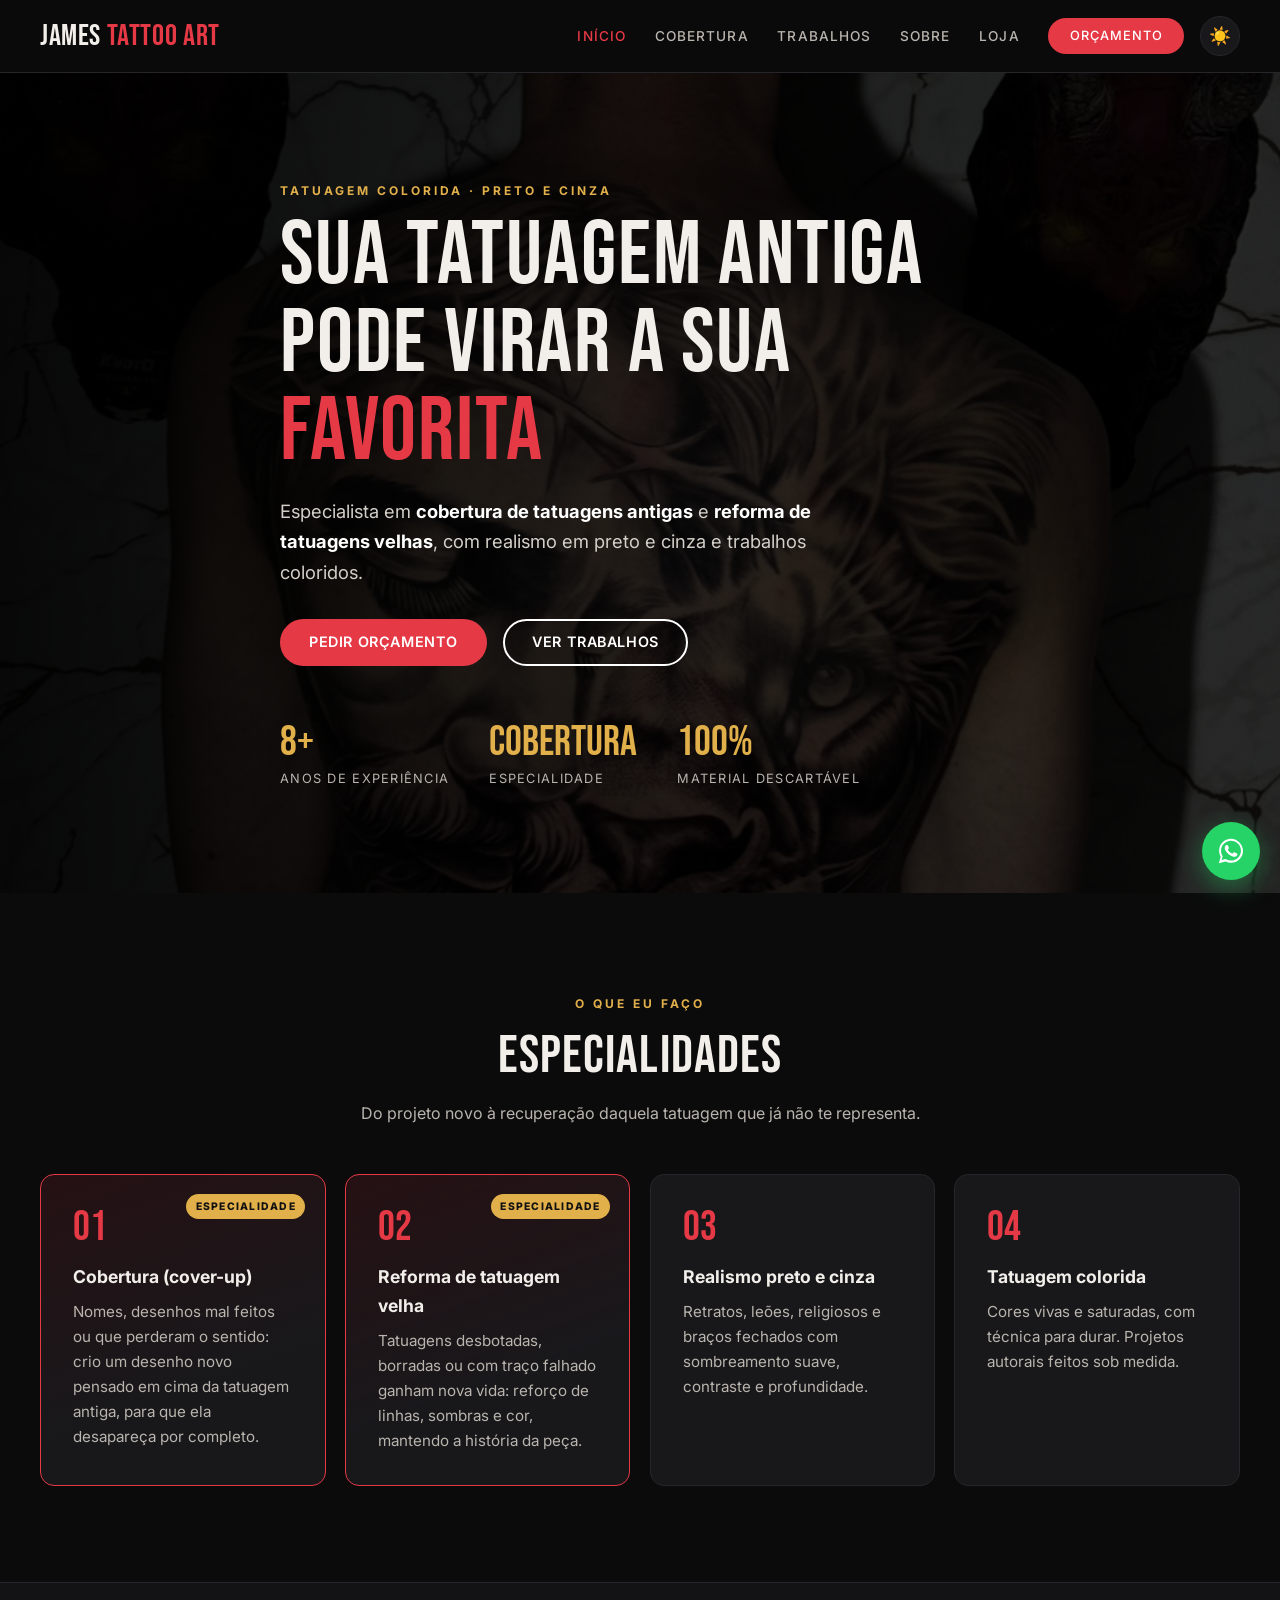
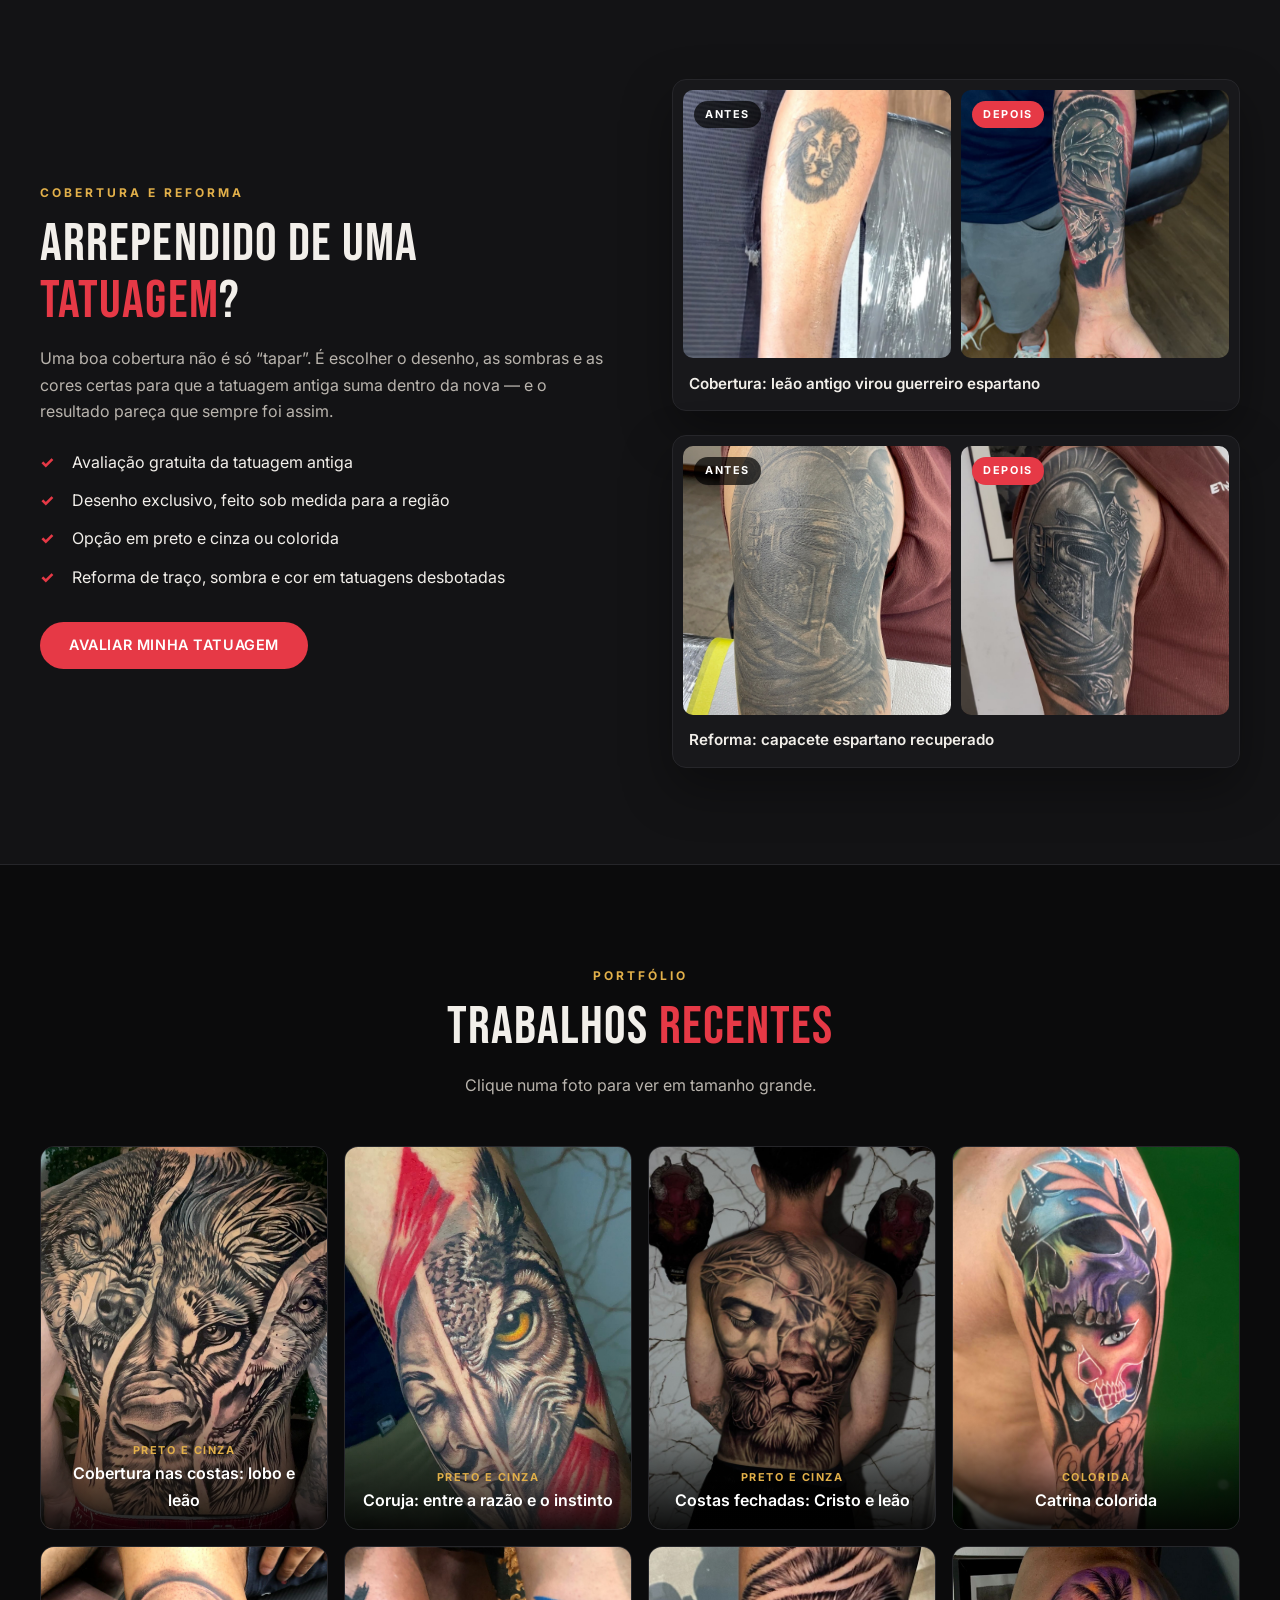
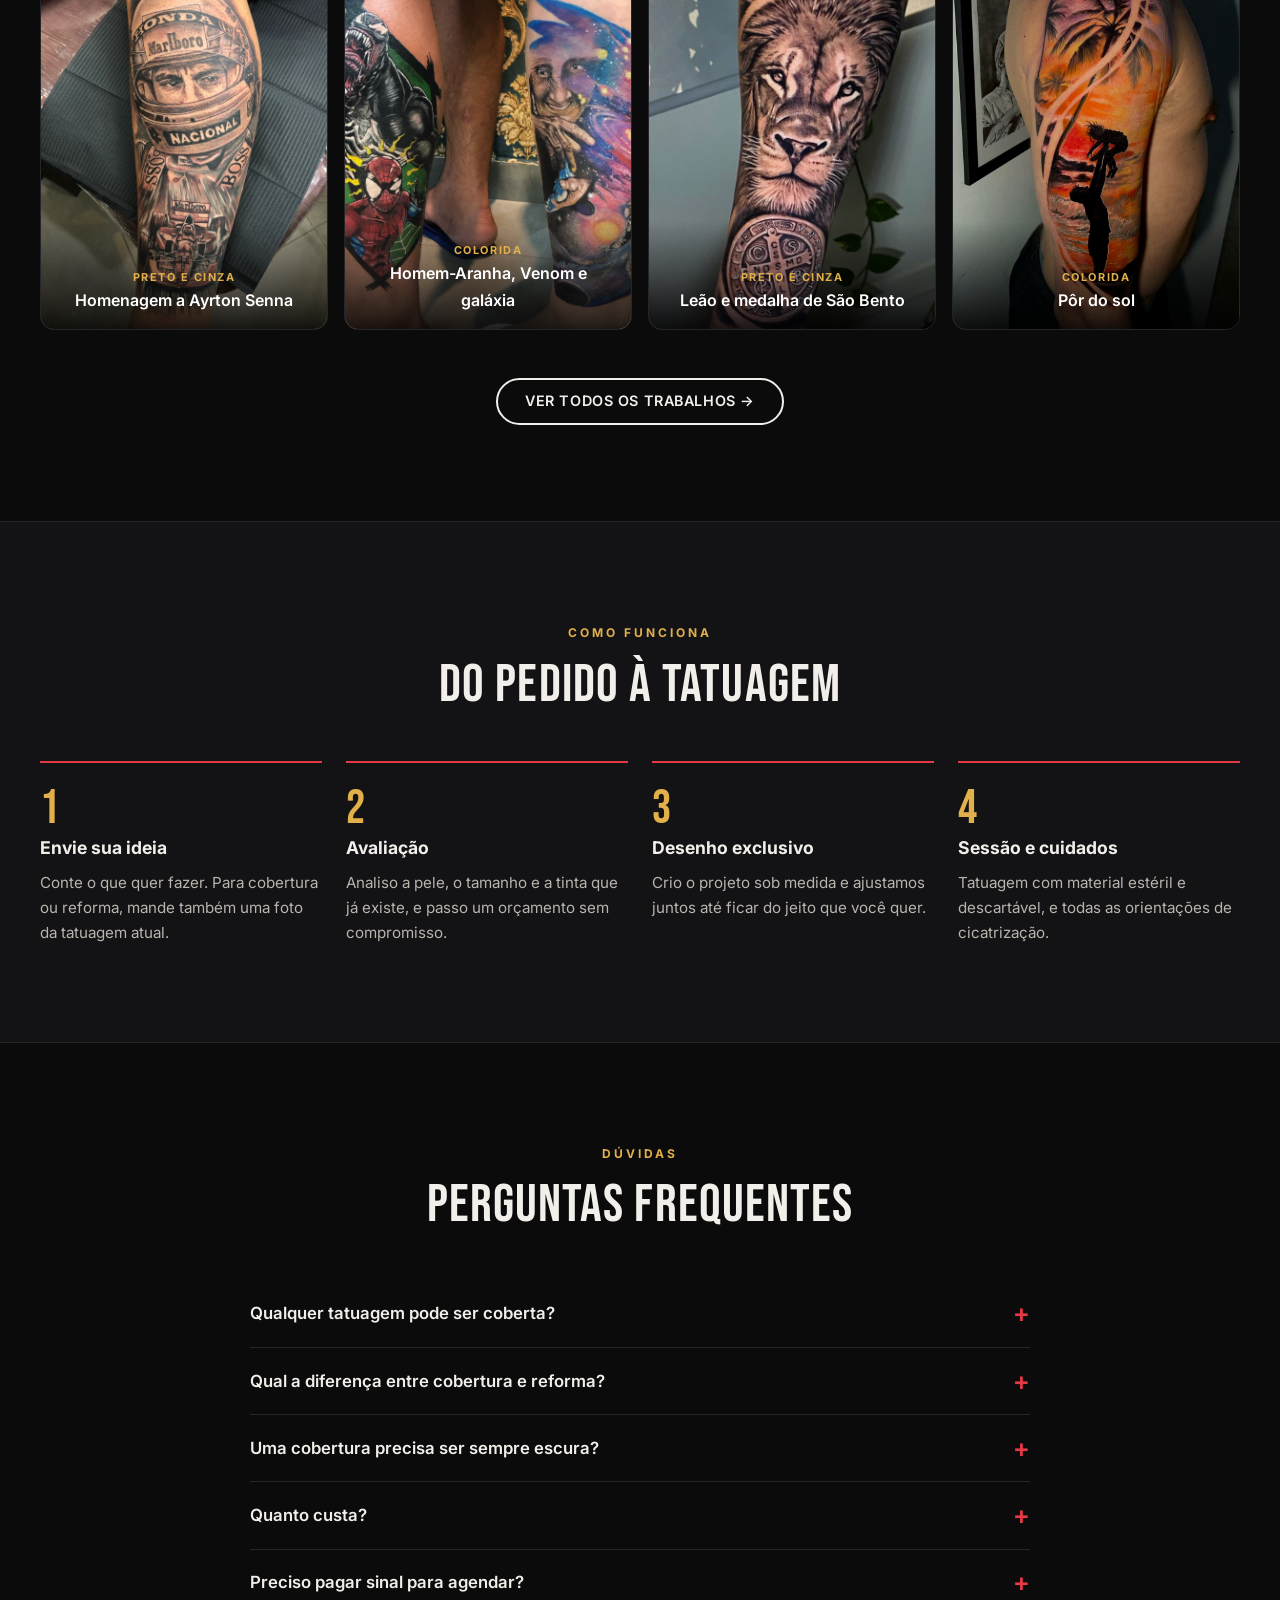
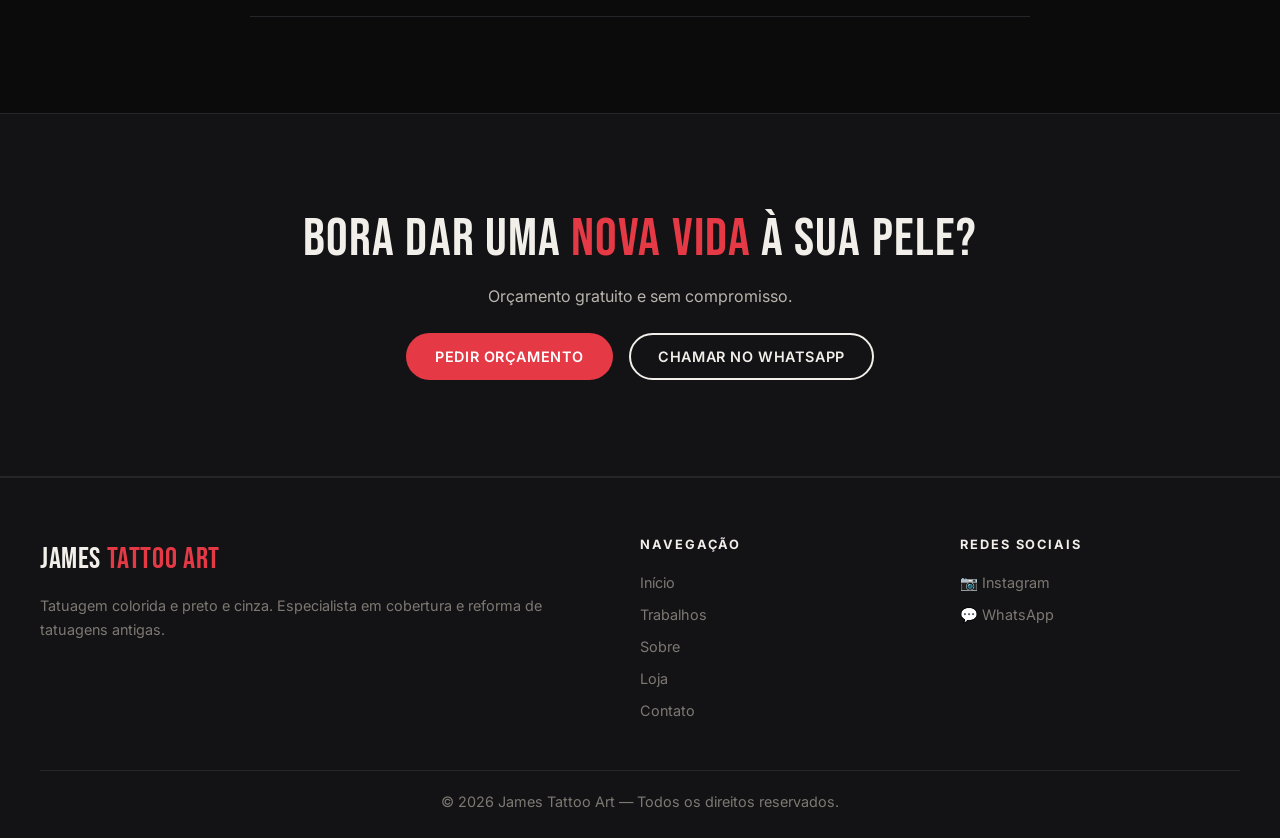
<file: index.html>
<!DOCTYPE html>
<html lang="pt-BR" data-theme="dark">
<head>
  <meta charset="UTF-8">
  <meta name="viewport" content="width=device-width, initial-scale=1.0">
  <title>James Tattoo Art | Tatuagem colorida, preto e cinza e cobertura</title>
  <meta name="description" content="James Tattoo Art: tatuagem colorida e realismo preto e cinza. Especialista em cobertura de tatuagens antigas e reforma de tatuagens velhas.">
  <link rel="preconnect" href="https://fonts.googleapis.com">
  <link rel="preconnect" href="https://fonts.gstatic.com" crossorigin>
  <link href="https://fonts.googleapis.com/css2?family=Bebas+Neue&family=Inter:wght@400;500;600;700;800&display=swap" rel="stylesheet">
  <link rel="stylesheet" href="style.css">
</head>
<body>

<header class="header">
  <div class="container header__inner">
    <a href="index.html" class="logo">James <span>Tattoo Art</span></a>
    <nav class="nav">
      <a href="index.html" class="active">Início</a>
      <a href="index.html#cobertura">Cobertura</a>
      <a href="trabalhos.html">Trabalhos</a>
      <a href="sobre.html">Sobre</a>
      <a href="produtos.html">Loja</a>
      <a href="contato.html" class="btn btn-primary">Orçamento</a>
    </nav>
    <button class="theme-toggle" id="theme-toggle" aria-label="Alternar tema">☀️</button>
    <button class="mobile-menu-btn" aria-label="Abrir menu" aria-expanded="false">☰</button>
  </div>
</header>

<main>
  <!-- HERO -->
  <section class="hero">
    <div class="hero__bg" style="background-image: url('img/WhatsApp Image 2026-04-19 at 20.57.22 (4).jpeg')"></div>
    <div class="hero__overlay"></div>
    <div class="container hero__content">
      <span class="section-tag">Tatuagem colorida · Preto e cinza</span>
      <h1>Sua tatuagem antiga pode virar a sua <span class="highlight">favorita</span></h1>
      <p>Especialista em <strong>cobertura de tatuagens antigas</strong> e <strong>reforma de tatuagens velhas</strong>, com realismo em preto e cinza e trabalhos coloridos.</p>
      <div class="hero-buttons">
        <a href="contato.html" class="btn btn-primary">Pedir orçamento</a>
        <a href="trabalhos.html" class="btn btn-secondary">Ver trabalhos</a>
      </div>
      <ul class="hero-stats">
        <li><strong>8+</strong><span>anos de experiência</span></li>
        <li><strong>Cobertura</strong><span>especialidade</span></li>
        <li><strong>100%</strong><span>material descartável</span></li>
      </ul>
    </div>
  </section>

  <!-- ESPECIALIDADES -->
  <section class="section">
    <div class="container">
      <div class="section-header">
        <span class="section-tag">O que eu faço</span>
        <h2>Especialidades</h2>
        <p>Do projeto novo à recuperação daquela tatuagem que já não te representa.</p>
      </div>
      <div class="servicos-grid">
        <article class="servico servico--destaque reveal">
          <span class="selo">Especialidade</span>
          <div class="servico__num">01</div>
          <h3>Cobertura (cover-up)</h3>
          <p>Nomes, desenhos mal feitos ou que perderam o sentido: crio um desenho novo pensado em cima da tatuagem antiga, para que ela desapareça por completo.</p>
        </article>
        <article class="servico servico--destaque reveal">
          <span class="selo">Especialidade</span>
          <div class="servico__num">02</div>
          <h3>Reforma de tatuagem velha</h3>
          <p>Tatuagens desbotadas, borradas ou com traço falhado ganham nova vida: reforço de linhas, sombras e cor, mantendo a história da peça.</p>
        </article>
        <article class="servico reveal">
          <div class="servico__num">03</div>
          <h3>Realismo preto e cinza</h3>
          <p>Retratos, leões, religiosos e braços fechados com sombreamento suave, contraste e profundidade.</p>
        </article>
        <article class="servico reveal">
          <div class="servico__num">04</div>
          <h3>Tatuagem colorida</h3>
          <p>Cores vivas e saturadas, com técnica para durar. Projetos autorais feitos sob medida.</p>
        </article>
      </div>
    </div>
  </section>

  <!-- COBERTURA -->
  <section class="section section--alt" id="cobertura">
    <div class="container split">
      <div class="reveal">
        <span class="section-tag">Cobertura e reforma</span>
        <h2>Arrependido de uma <span class="highlight">tatuagem</span>?</h2>
        <p>Uma boa cobertura não é só “tapar”. É escolher o desenho, as sombras e as cores certas para que a tatuagem antiga suma dentro da nova — e o resultado pareça que sempre foi assim.</p>
        <ul class="checks">
          <li>Avaliação gratuita da tatuagem antiga</li>
          <li>Desenho exclusivo, feito sob medida para a região</li>
          <li>Opção em preto e cinza ou colorida</li>
          <li>Reforma de traço, sombra e cor em tatuagens desbotadas</li>
        </ul>
        <a href="contato.html" class="btn btn-primary">Avaliar minha tatuagem</a>
      </div>
      <div id="antes-depois" class="reveal">
        <div class="cobertura-cta">
          <div class="cobertura-cta__icone">📸</div>
          <h3>Mande uma foto da sua tatuagem</h3>
          <p>Envie pelo WhatsApp uma foto nítida, com boa luz, da tatuagem que você quer cobrir ou reformar. Respondo com as possibilidades e um orçamento sem compromisso.</p>
          <a href="#" data-whats class="btn btn-secondary">Enviar foto no WhatsApp</a>
        </div>
      </div>
    </div>
  </section>

  <!-- TRABALHOS -->
  <section class="section">
    <div class="container">
      <div class="section-header">
        <span class="section-tag">Portfólio</span>
        <h2>Trabalhos <span class="highlight">recentes</span></h2>
        <p>Clique numa foto para ver em tamanho grande.</p>
      </div>
      <div class="galeria" id="galeria-destaque"></div>
      <div class="ver-mais">
        <a href="trabalhos.html" class="btn btn-secondary">Ver todos os trabalhos →</a>
      </div>
    </div>
  </section>

  <!-- PROCESSO -->
  <section class="section section--alt">
    <div class="container">
      <div class="section-header">
        <span class="section-tag">Como funciona</span>
        <h2>Do pedido à tatuagem</h2>
      </div>
      <ol class="passos">
        <li class="reveal"><span>1</span><h3>Envie sua ideia</h3><p>Conte o que quer fazer. Para cobertura ou reforma, mande também uma foto da tatuagem atual.</p></li>
        <li class="reveal"><span>2</span><h3>Avaliação</h3><p>Analiso a pele, o tamanho e a tinta que já existe, e passo um orçamento sem compromisso.</p></li>
        <li class="reveal"><span>3</span><h3>Desenho exclusivo</h3><p>Crio o projeto sob medida e ajustamos juntos até ficar do jeito que você quer.</p></li>
        <li class="reveal"><span>4</span><h3>Sessão e cuidados</h3><p>Tatuagem com material estéril e descartável, e todas as orientações de cicatrização.</p></li>
      </ol>
    </div>
  </section>

  <!-- FAQ -->
  <section class="section">
    <div class="container container--narrow">
      <div class="section-header">
        <span class="section-tag">Dúvidas</span>
        <h2>Perguntas frequentes</h2>
      </div>
      <details>
        <summary>Qualquer tatuagem pode ser coberta?</summary>
        <p>Quase todas. Tatuagens muito escuras ou grandes podem precisar de um desenho maior ou de algumas sessões de laser para clarear antes. Na avaliação eu digo com sinceridade qual é o melhor caminho.</p>
      </details>
      <details>
        <summary>Qual a diferença entre cobertura e reforma?</summary>
        <p>Na cobertura, a tatuagem antiga fica escondida dentro de um desenho novo. Na reforma, o desenho original é mantido e recebe de volta definição, contraste e cor.</p>
      </details>
      <details>
        <summary>Uma cobertura precisa ser sempre escura?</summary>
        <p>Não. Com um bom estudo de cores e sombras dá para fazer coberturas coloridas. Em alguns casos o preto e cinza dá mais garantia — explico tudo na avaliação.</p>
      </details>
      <details>
        <summary>Quanto custa?</summary>
        <p>Depende do tamanho, do local do corpo e da complexidade. O orçamento é gratuito: mande uma foto e uma descrição da ideia.</p>
      </details>
      <details>
        <summary>Preciso pagar sinal para agendar?</summary>
        <p>Sim, um sinal garante a data e é descontado do valor final.</p>
      </details>
    </div>
  </section>

  <!-- CTA FINAL -->
  <section class="section section--alt">
    <div class="container section-header" style="margin-bottom:0">
      <h2>Bora dar uma <span class="highlight">nova vida</span> à sua pele?</h2>
      <p>Orçamento gratuito e sem compromisso.</p>
      <div class="hero-buttons" style="justify-content:center;margin-top:1.5rem">
        <a href="contato.html" class="btn btn-primary">Pedir orçamento</a>
        <a href="#" data-whats class="btn btn-secondary">Chamar no WhatsApp</a>
      </div>
    </div>
  </section>
</main>

<footer class="footer">
  <div class="container">
    <div class="footer-content">
      <div>
        <a href="index.html" class="logo">James <span>Tattoo Art</span></a>
        <p>Tatuagem colorida e preto e cinza. Especialista em cobertura e reforma de tatuagens antigas.</p>
      </div>
      <div>
        <h4>Navegação</h4>
        <a href="index.html">Início</a>
        <a href="trabalhos.html">Trabalhos</a>
        <a href="sobre.html">Sobre</a>
        <a href="produtos.html">Loja</a>
        <a href="contato.html">Contato</a>
      </div>
      <div>
        <h4>Redes sociais</h4>
        <a href="#" data-insta>📷 Instagram</a>
        <a href="#" data-whats>💬 WhatsApp</a>
      </div>
    </div>
    <div class="footer-bottom">
      <p>© <span id="year"></span> James Tattoo Art — Todos os direitos reservados.</p>
    </div>
  </div>
</footer>

<a href="#" data-whats class="whats-float" aria-label="Falar no WhatsApp">
  <svg viewBox="0 0 32 32" aria-hidden="true"><path d="M16 3C9 3 3.3 8.6 3.3 15.6c0 2.2.6 4.4 1.7 6.3L3 29l7.3-1.9c1.8 1 3.8 1.5 5.8 1.5 7 0 12.7-5.6 12.7-12.6S23 3 16 3zm0 23.1c-1.9 0-3.7-.5-5.3-1.4l-.4-.2-4.3 1.1 1.2-4.2-.3-.4c-1-1.6-1.5-3.5-1.5-5.4 0-5.8 4.7-10.5 10.6-10.5s10.6 4.7 10.6 10.5S21.9 26.1 16 26.1zm5.8-7.9c-.3-.2-1.9-.9-2.2-1-.3-.1-.5-.2-.7.2-.2.3-.8 1-1 1.2-.2.2-.4.2-.7.1-.3-.2-1.3-.5-2.6-1.6-1-.9-1.6-1.9-1.8-2.2-.2-.3 0-.5.1-.7l.5-.6c.2-.2.2-.3.3-.5.1-.2 0-.4 0-.6l-1-2.4c-.3-.6-.5-.5-.7-.5h-.6c-.2 0-.6.1-.9.4-.3.3-1.2 1.1-1.2 2.8s1.2 3.2 1.4 3.5c.2.2 2.4 3.6 5.7 5 .8.3 1.4.5 1.9.7.8.2 1.5.2 2.1.1.6-.1 1.9-.8 2.2-1.5.3-.7.3-1.4.2-1.5-.1-.2-.3-.3-.7-.4z"/></svg>
</a>

<script src="script.js"></script>
</body>
</html>
</file>
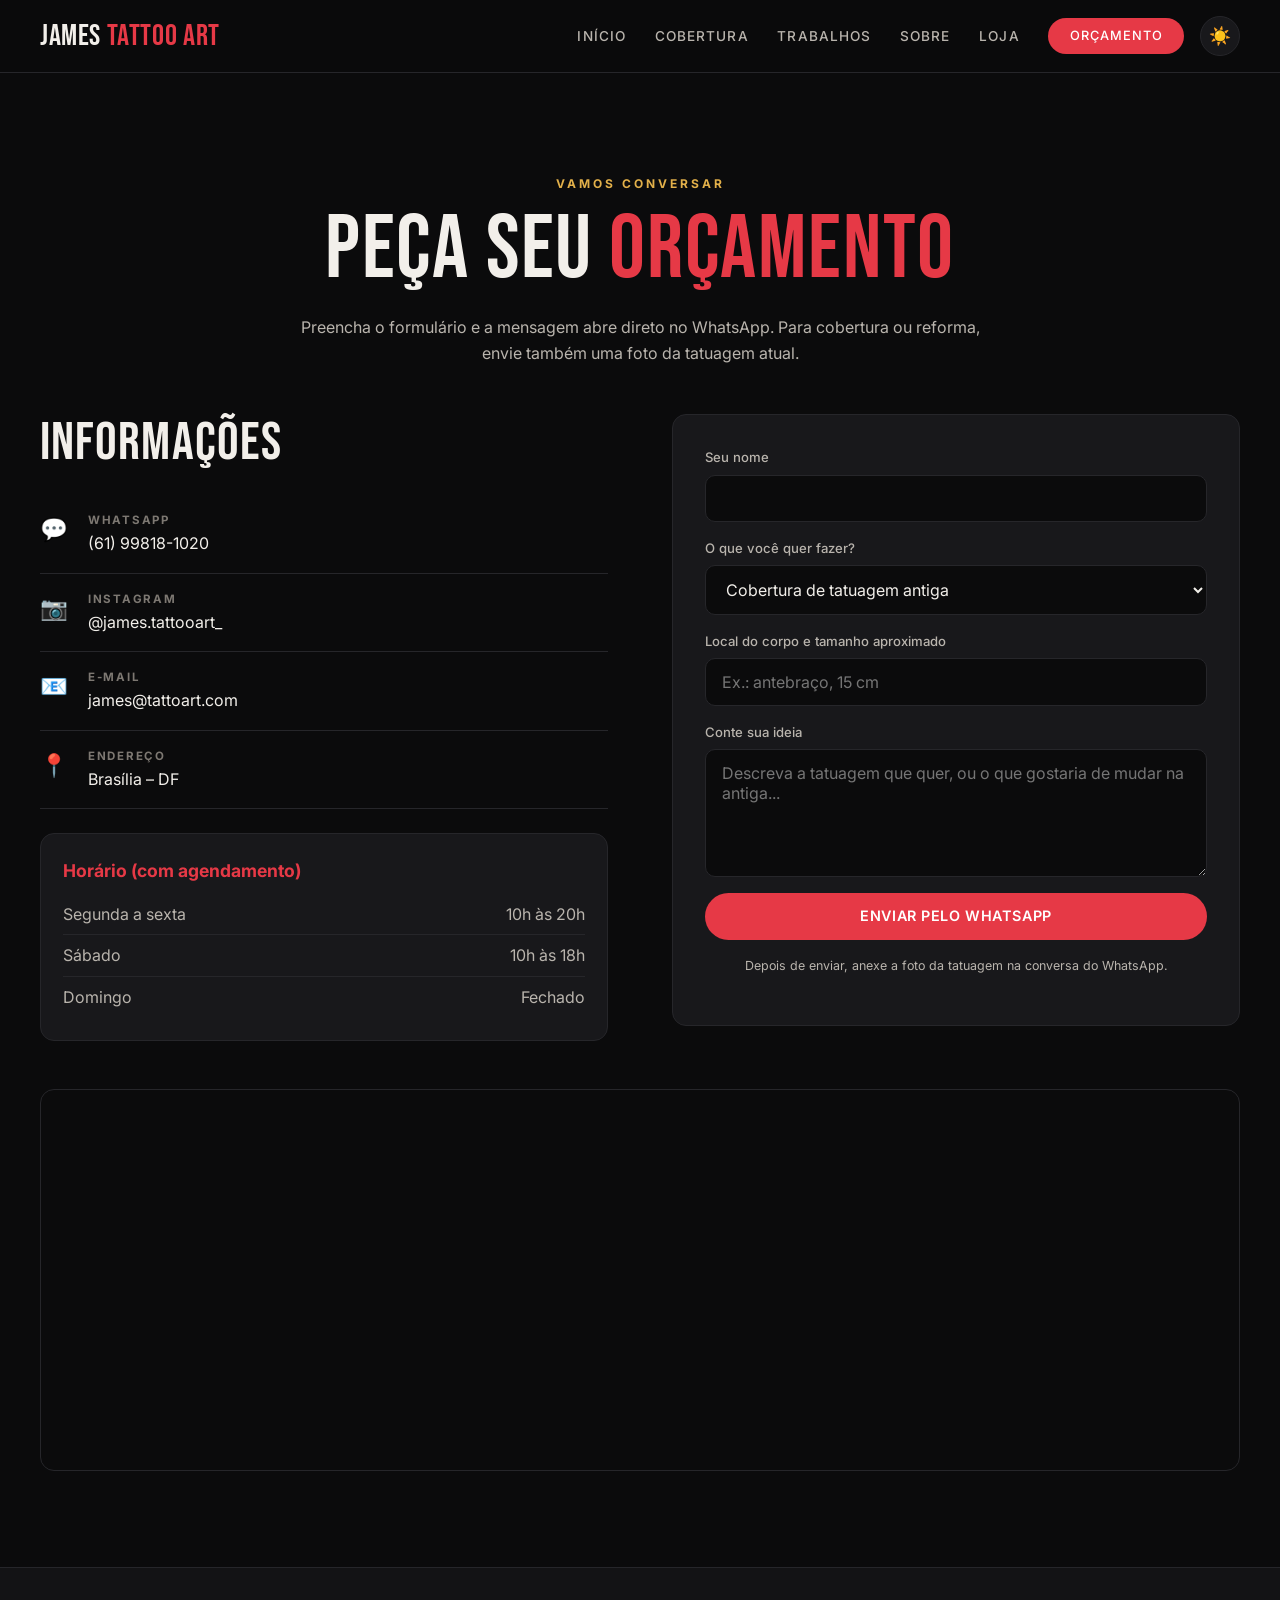
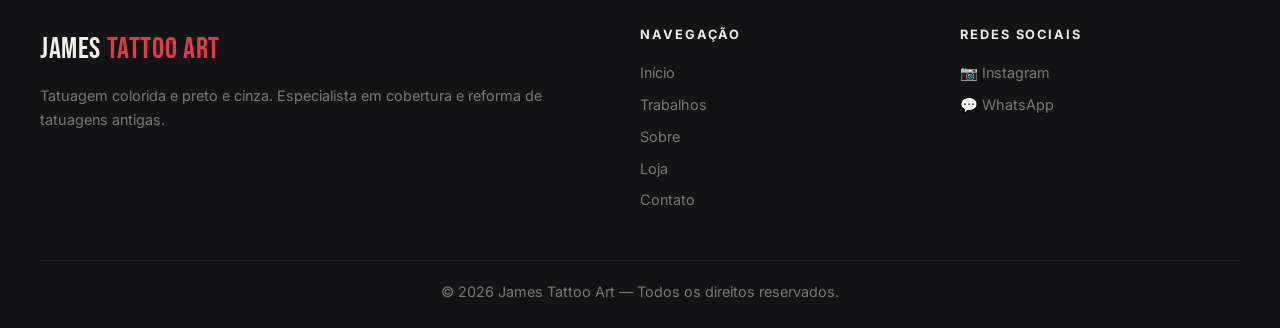
<file: contato.html>
<!DOCTYPE html>
<html lang="pt-BR" data-theme="dark">
<head>
  <meta charset="UTF-8">
  <meta name="viewport" content="width=device-width, initial-scale=1.0">
  <title>Contato e orçamento | James Tattoo Art</title>
  <meta name="description" content="Peça seu orçamento no James Tattoo Art: cobertura de tatuagem, reforma, preto e cinza e colorida.">
  <link rel="preconnect" href="https://fonts.googleapis.com">
  <link rel="preconnect" href="https://fonts.gstatic.com" crossorigin>
  <link href="https://fonts.googleapis.com/css2?family=Bebas+Neue&family=Inter:wght@400;500;600;700;800&display=swap" rel="stylesheet">
  <link rel="stylesheet" href="style.css">
</head>
<body>

<header class="header">
  <div class="container header__inner">
    <a href="index.html" class="logo">James <span>Tattoo Art</span></a>
    <nav class="nav">
      <a href="index.html">Início</a>
      <a href="index.html#cobertura">Cobertura</a>
      <a href="trabalhos.html">Trabalhos</a>
      <a href="sobre.html">Sobre</a>
      <a href="produtos.html">Loja</a>
      <a href="contato.html" class="btn btn-primary">Orçamento</a>
    </nav>
    <button class="theme-toggle" id="theme-toggle" aria-label="Alternar tema">☀️</button>
    <button class="mobile-menu-btn" aria-label="Abrir menu" aria-expanded="false">☰</button>
  </div>
</header>

<main class="section">
  <div class="container">
    <div class="section-header">
      <span class="section-tag">Vamos conversar</span>
      <h1>Peça seu <span class="highlight">orçamento</span></h1>
      <p>Preencha o formulário e a mensagem abre direto no WhatsApp. Para cobertura ou reforma, envie também uma foto da tatuagem atual.</p>
    </div>

    <div class="split split--top">
      <div class="reveal">
        <h2>Informações</h2>
        <ul class="contato-lista">
          <li>
            <span class="contato-icone">💬</span>
            <div><strong>WhatsApp</strong><a href="#" data-whats>(61) 99818-1020</a></div>
          </li>
          <li>
            <span class="contato-icone">📷</span>
            <div><strong>Instagram</strong><a href="#" data-insta="texto">@james.tattooart_</a></div>
          </li>
          <li>
            <span class="contato-icone">📧</span>
            <div><strong>E-mail</strong><a href="mailto:james@tattoart.com">james@tattoart.com</a></div>
          </li>
          <li>
            <span class="contato-icone">📍</span>
            <div><strong>Endereço</strong><span>Brasília – DF</span></div>
          </li>
        </ul>

        <div class="horario">
          <h3>Horário (com agendamento)</h3>
          <ul>
            <li><span>Segunda a sexta</span> 10h às 20h</li>
            <li><span>Sábado</span> 10h às 18h</li>
            <li><span>Domingo</span> Fechado</li>
          </ul>
        </div>
      </div>

      <div class="contato-form reveal">
        <form id="form-contato">
          <label>Seu nome
            <input name="nome" required autocomplete="name">
          </label>
          <label>O que você quer fazer?
            <select name="servico">
              <option>Cobertura de tatuagem antiga</option>
              <option>Reforma de tatuagem velha</option>
              <option>Tatuagem nova em preto e cinza</option>
              <option>Tatuagem nova colorida</option>
              <option>Outro assunto</option>
            </select>
          </label>
          <label>Local do corpo e tamanho aproximado
            <input name="local" placeholder="Ex.: antebraço, 15 cm">
          </label>
          <label>Conte sua ideia
            <textarea name="ideia" rows="5" required placeholder="Descreva a tatuagem que quer, ou o que gostaria de mudar na antiga..."></textarea>
          </label>
          <button type="submit" class="btn btn-primary btn-full">Enviar pelo WhatsApp</button>
          <p class="form-nota">Depois de enviar, anexe a foto da tatuagem na conversa do WhatsApp.</p>
        </form>
      </div>
    </div>

    <div class="mapa reveal">
      <iframe
        title="Localização do estúdio"
        src="https://maps.google.com/maps?q=Bras%C3%ADlia%20DF&z=12&output=embed"
        loading="lazy" allowfullscreen></iframe>
    </div>
  </div>
</main>

<footer class="footer">
  <div class="container">
    <div class="footer-content">
      <div>
        <a href="index.html" class="logo">James <span>Tattoo Art</span></a>
        <p>Tatuagem colorida e preto e cinza. Especialista em cobertura e reforma de tatuagens antigas.</p>
      </div>
      <div>
        <h4>Navegação</h4>
        <a href="index.html">Início</a>
        <a href="trabalhos.html">Trabalhos</a>
        <a href="sobre.html">Sobre</a>
        <a href="produtos.html">Loja</a>
        <a href="contato.html">Contato</a>
      </div>
      <div>
        <h4>Redes sociais</h4>
        <a href="#" data-insta>📷 Instagram</a>
        <a href="#" data-whats>💬 WhatsApp</a>
      </div>
    </div>
    <div class="footer-bottom">
      <p>© <span id="year"></span> James Tattoo Art — Todos os direitos reservados.</p>
    </div>
  </div>
</footer>

<script src="script.js"></script>
</body>
</html>
</file>
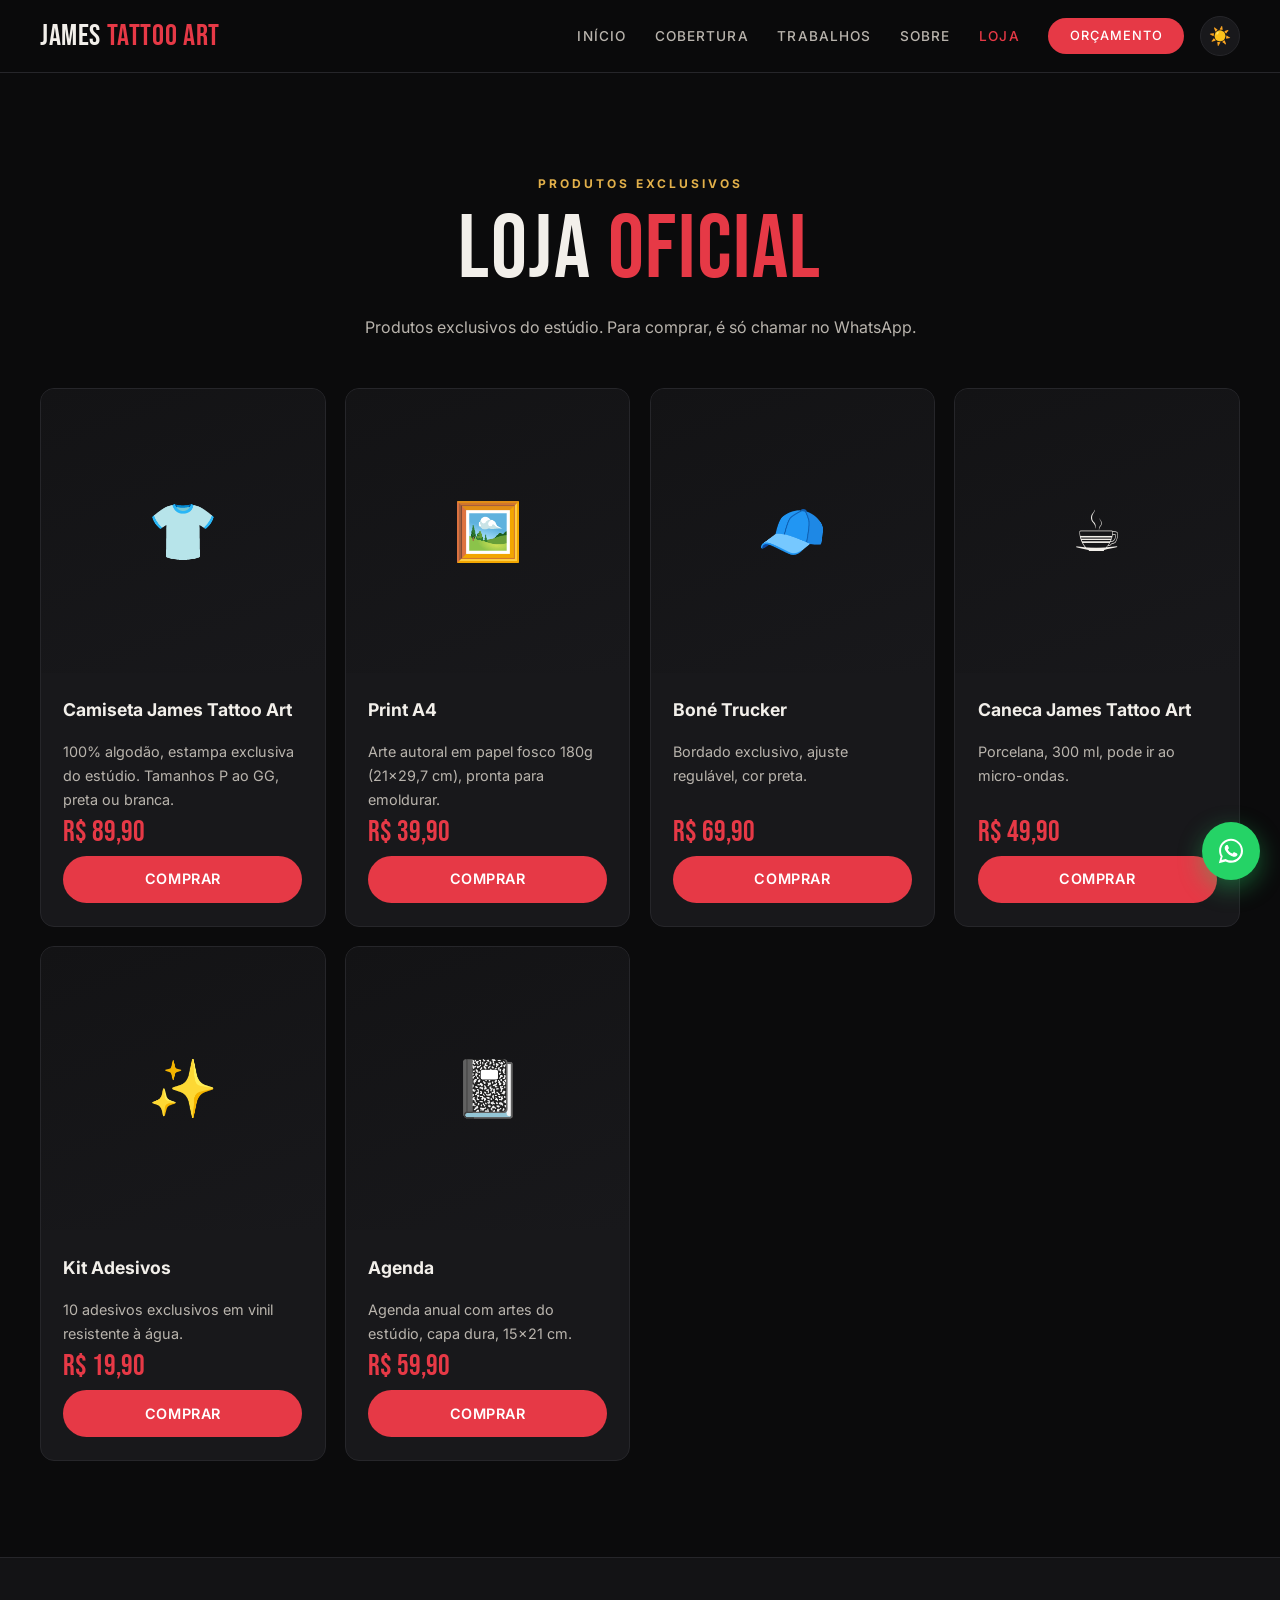
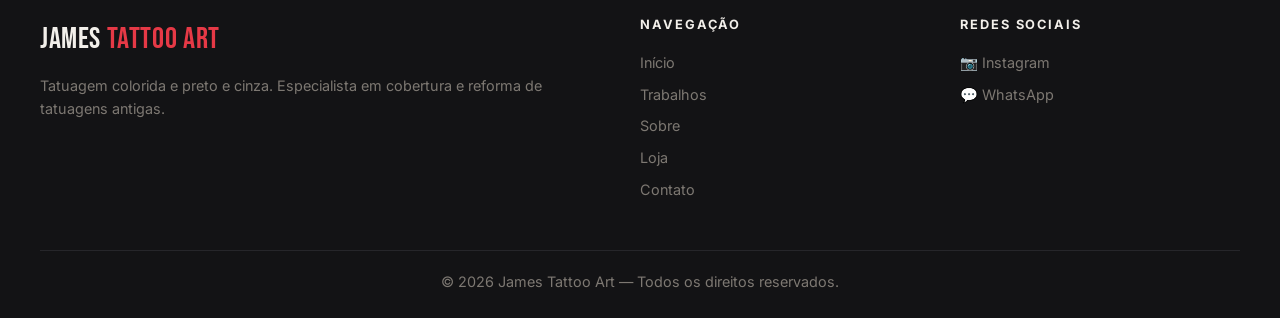
<file: produtos.html>
<!DOCTYPE html>
<html lang="pt-BR" data-theme="dark">
<head>
  <meta charset="UTF-8">
  <meta name="viewport" content="width=device-width, initial-scale=1.0">
  <title>Loja | James Tattoo Art</title>
  <link rel="preconnect" href="https://fonts.googleapis.com">
  <link rel="preconnect" href="https://fonts.gstatic.com" crossorigin>
  <link href="https://fonts.googleapis.com/css2?family=Bebas+Neue&family=Inter:wght@400;500;600;700;800&display=swap" rel="stylesheet">
  <link rel="stylesheet" href="style.css">
</head>
<body>

<header class="header">
  <div class="container header__inner">
    <a href="index.html" class="logo">James <span>Tattoo Art</span></a>
    <nav class="nav">
      <a href="index.html">Início</a>
      <a href="index.html#cobertura">Cobertura</a>
      <a href="trabalhos.html">Trabalhos</a>
      <a href="sobre.html">Sobre</a>
      <a href="produtos.html" class="active">Loja</a>
      <a href="contato.html" class="btn btn-primary">Orçamento</a>
    </nav>
    <button class="theme-toggle" id="theme-toggle" aria-label="Alternar tema">☀️</button>
    <button class="mobile-menu-btn" aria-label="Abrir menu" aria-expanded="false">☰</button>
  </div>
</header>

<main class="section">
  <div class="container">
    <div class="section-header">
      <span class="section-tag">Produtos exclusivos</span>
      <h1>Loja <span class="highlight">oficial</span></h1>
      <p>Produtos exclusivos do estúdio. Para comprar, é só chamar no WhatsApp.</p>
    </div>

    <div class="produtos-grid">
      <article class="produto reveal">
        <div class="produto__img">👕</div>
        <div class="produto__info">
          <h3>Camiseta James Tattoo Art</h3>
          <p>100% algodão, estampa exclusiva do estúdio. Tamanhos P ao GG, preta ou branca.</p>
          <span class="preco">R$ 89,90</span>
          <a href="#" data-whats class="btn btn-primary btn-full">Comprar</a>
        </div>
      </article>
      <article class="produto reveal">
        <div class="produto__img">🖼️</div>
        <div class="produto__info">
          <h3>Print A4</h3>
          <p>Arte autoral em papel fosco 180g (21×29,7 cm), pronta para emoldurar.</p>
          <span class="preco">R$ 39,90</span>
          <a href="#" data-whats class="btn btn-primary btn-full">Comprar</a>
        </div>
      </article>
      <article class="produto reveal">
        <div class="produto__img">🧢</div>
        <div class="produto__info">
          <h3>Boné Trucker</h3>
          <p>Bordado exclusivo, ajuste regulável, cor preta.</p>
          <span class="preco">R$ 69,90</span>
          <a href="#" data-whats class="btn btn-primary btn-full">Comprar</a>
        </div>
      </article>
      <article class="produto reveal">
        <div class="produto__img">☕</div>
        <div class="produto__info">
          <h3>Caneca James Tattoo Art</h3>
          <p>Porcelana, 300 ml, pode ir ao micro-ondas.</p>
          <span class="preco">R$ 49,90</span>
          <a href="#" data-whats class="btn btn-primary btn-full">Comprar</a>
        </div>
      </article>
      <article class="produto reveal">
        <div class="produto__img">✨</div>
        <div class="produto__info">
          <h3>Kit Adesivos</h3>
          <p>10 adesivos exclusivos em vinil resistente à água.</p>
          <span class="preco">R$ 19,90</span>
          <a href="#" data-whats class="btn btn-primary btn-full">Comprar</a>
        </div>
      </article>
      <article class="produto reveal">
        <div class="produto__img">📓</div>
        <div class="produto__info">
          <h3>Agenda</h3>
          <p>Agenda anual com artes do estúdio, capa dura, 15×21 cm.</p>
          <span class="preco">R$ 59,90</span>
          <a href="#" data-whats class="btn btn-primary btn-full">Comprar</a>
        </div>
      </article>
    </div>
  </div>
</main>

<footer class="footer">
  <div class="container">
    <div class="footer-content">
      <div>
        <a href="index.html" class="logo">James <span>Tattoo Art</span></a>
        <p>Tatuagem colorida e preto e cinza. Especialista em cobertura e reforma de tatuagens antigas.</p>
      </div>
      <div>
        <h4>Navegação</h4>
        <a href="index.html">Início</a>
        <a href="trabalhos.html">Trabalhos</a>
        <a href="sobre.html">Sobre</a>
        <a href="produtos.html">Loja</a>
        <a href="contato.html">Contato</a>
      </div>
      <div>
        <h4>Redes sociais</h4>
        <a href="#" data-insta>📷 Instagram</a>
        <a href="#" data-whats>💬 WhatsApp</a>
      </div>
    </div>
    <div class="footer-bottom">
      <p>© <span id="year"></span> James Tattoo Art — Todos os direitos reservados.</p>
    </div>
  </div>
</footer>

<a href="#" data-whats class="whats-float" aria-label="Falar no WhatsApp">
  <svg viewBox="0 0 32 32" aria-hidden="true"><path d="M16 3C9 3 3.3 8.6 3.3 15.6c0 2.2.6 4.4 1.7 6.3L3 29l7.3-1.9c1.8 1 3.8 1.5 5.8 1.5 7 0 12.7-5.6 12.7-12.6S23 3 16 3zm0 23.1c-1.9 0-3.7-.5-5.3-1.4l-.4-.2-4.3 1.1 1.2-4.2-.3-.4c-1-1.6-1.5-3.5-1.5-5.4 0-5.8 4.7-10.5 10.6-10.5s10.6 4.7 10.6 10.5S21.9 26.1 16 26.1zm5.8-7.9c-.3-.2-1.9-.9-2.2-1-.3-.1-.5-.2-.7.2-.2.3-.8 1-1 1.2-.2.2-.4.2-.7.1-.3-.2-1.3-.5-2.6-1.6-1-.9-1.6-1.9-1.8-2.2-.2-.3 0-.5.1-.7l.5-.6c.2-.2.2-.3.3-.5.1-.2 0-.4 0-.6l-1-2.4c-.3-.6-.5-.5-.7-.5h-.6c-.2 0-.6.1-.9.4-.3.3-1.2 1.1-1.2 2.8s1.2 3.2 1.4 3.5c.2.2 2.4 3.6 5.7 5 .8.3 1.4.5 1.9.7.8.2 1.5.2 2.1.1.6-.1 1.9-.8 2.2-1.5.3-.7.3-1.4.2-1.5-.1-.2-.3-.3-.7-.4z"/></svg>
</a>

<script src="script.js"></script>
</body>
</html>
</file>
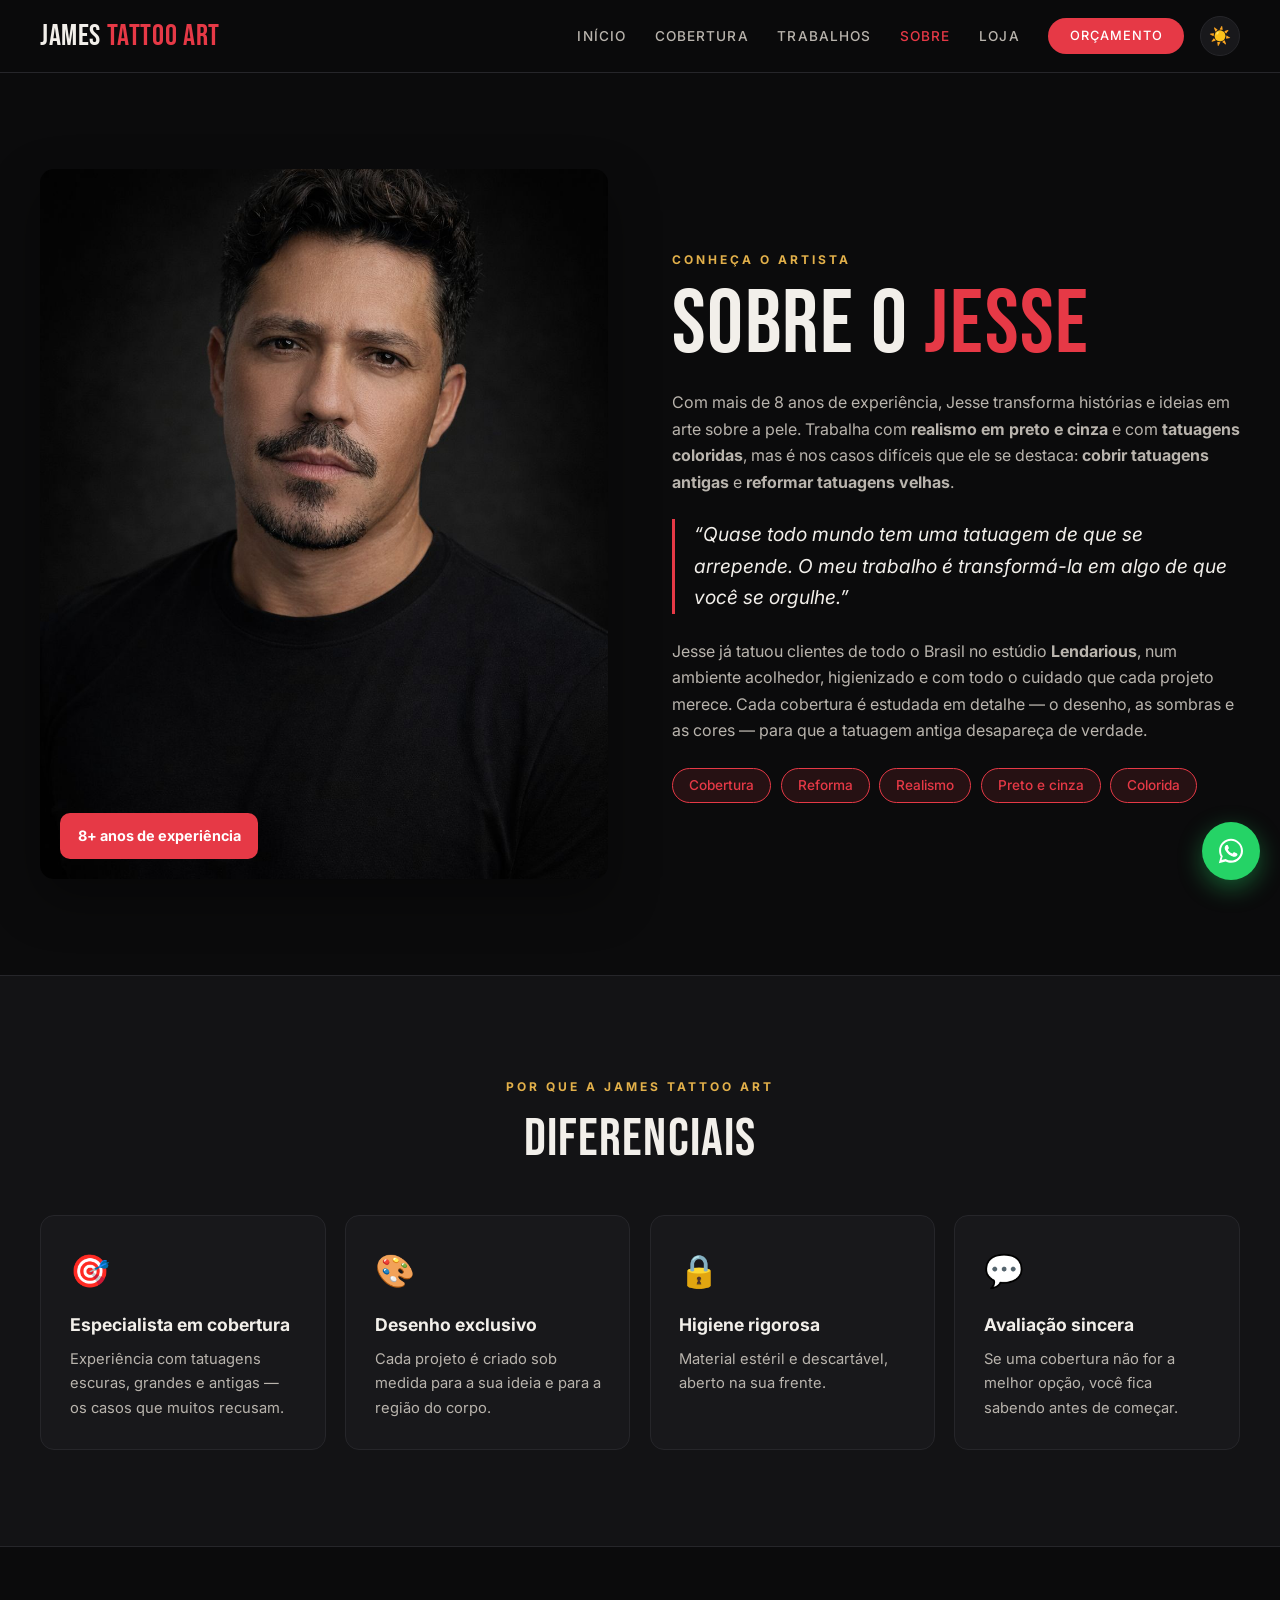
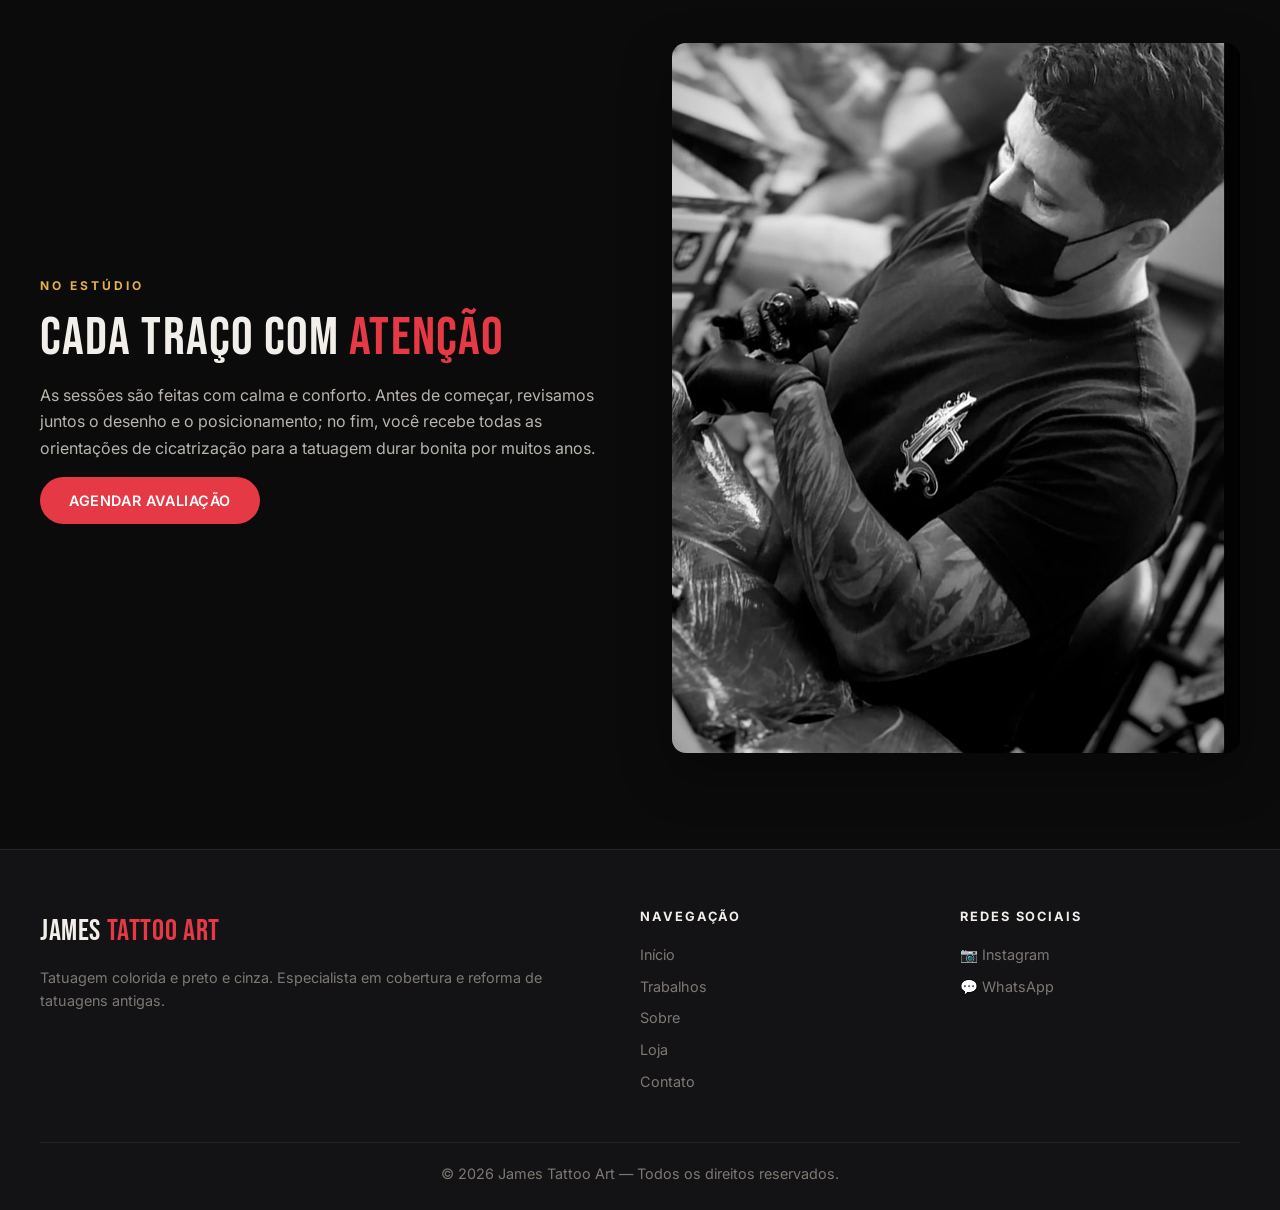
<file: sobre.html>
<!DOCTYPE html>
<html lang="pt-BR" data-theme="dark">
<head>
  <meta charset="UTF-8">
  <meta name="viewport" content="width=device-width, initial-scale=1.0">
  <title>Sobre | James Tattoo Art</title>
  <meta name="description" content="Conheça o Jesse, tatuador especialista em cobertura e reforma de tatuagens, realismo preto e cinza e tatuagem colorida.">
  <link rel="preconnect" href="https://fonts.googleapis.com">
  <link rel="preconnect" href="https://fonts.gstatic.com" crossorigin>
  <link href="https://fonts.googleapis.com/css2?family=Bebas+Neue&family=Inter:wght@400;500;600;700;800&display=swap" rel="stylesheet">
  <link rel="stylesheet" href="style.css">
</head>
<body>

<header class="header">
  <div class="container header__inner">
    <a href="index.html" class="logo">James <span>Tattoo Art</span></a>
    <nav class="nav">
      <a href="index.html">Início</a>
      <a href="index.html#cobertura">Cobertura</a>
      <a href="trabalhos.html">Trabalhos</a>
      <a href="sobre.html" class="active">Sobre</a>
      <a href="produtos.html">Loja</a>
      <a href="contato.html" class="btn btn-primary">Orçamento</a>
    </nav>
    <button class="theme-toggle" id="theme-toggle" aria-label="Alternar tema">☀️</button>
    <button class="mobile-menu-btn" aria-label="Abrir menu" aria-expanded="false">☰</button>
  </div>
</header>

<main>
  <section class="section">
    <div class="container split">
      <div class="sobre-imagem reveal">
        <img src="img/new/WhatsApp Image 2026-04-19 at 21.11.50.jpeg" alt="Jesse, tatuador do James Tattoo Art">
        <div class="experiencia-badge">8+ anos de experiência</div>
      </div>
      <div class="reveal">
        <span class="section-tag">Conheça o artista</span>
        <h1>Sobre o <span class="highlight">Jesse</span></h1>
        <p>Com mais de 8 anos de experiência, Jesse transforma histórias e ideias em arte sobre a pele. Trabalha com <strong>realismo em preto e cinza</strong> e com <strong>tatuagens coloridas</strong>, mas é nos casos difíceis que ele se destaca: <strong>cobrir tatuagens antigas</strong> e <strong>reformar tatuagens velhas</strong>.</p>
        <p class="citacao">“Quase todo mundo tem uma tatuagem de que se arrepende. O meu trabalho é transformá-la em algo de que você se orgulhe.”</p>
        <p>Jesse já tatuou clientes de todo o Brasil no estúdio <strong>Lendarious</strong>, num ambiente acolhedor, higienizado e com todo o cuidado que cada projeto merece. Cada cobertura é estudada em detalhe — o desenho, as sombras e as cores — para que a tatuagem antiga desapareça de verdade.</p>
        <div class="estilos">
          <span class="estilo-tag">Cobertura</span>
          <span class="estilo-tag">Reforma</span>
          <span class="estilo-tag">Realismo</span>
          <span class="estilo-tag">Preto e cinza</span>
          <span class="estilo-tag">Colorida</span>
        </div>
      </div>
    </div>
  </section>

  <section class="section section--alt">
    <div class="container">
      <div class="section-header">
        <span class="section-tag">Por que a James Tattoo Art</span>
        <h2>Diferenciais</h2>
      </div>
      <div class="diferenciais-grid">
        <div class="diferencial reveal">
          <div class="diferencial-icon">🎯</div>
          <h3>Especialista em cobertura</h3>
          <p>Experiência com tatuagens escuras, grandes e antigas — os casos que muitos recusam.</p>
        </div>
        <div class="diferencial reveal">
          <div class="diferencial-icon">🎨</div>
          <h3>Desenho exclusivo</h3>
          <p>Cada projeto é criado sob medida para a sua ideia e para a região do corpo.</p>
        </div>
        <div class="diferencial reveal">
          <div class="diferencial-icon">🔒</div>
          <h3>Higiene rigorosa</h3>
          <p>Material estéril e descartável, aberto na sua frente.</p>
        </div>
        <div class="diferencial reveal">
          <div class="diferencial-icon">💬</div>
          <h3>Avaliação sincera</h3>
          <p>Se uma cobertura não for a melhor opção, você fica sabendo antes de começar.</p>
        </div>
      </div>
    </div>
  </section>

  <section class="section">
    <div class="container split">
      <div class="reveal">
        <span class="section-tag">No estúdio</span>
        <h2>Cada traço com <span class="highlight">atenção</span></h2>
        <p>As sessões são feitas com calma e conforto. Antes de começar, revisamos juntos o desenho e o posicionamento; no fim, você recebe todas as orientações de cicatrização para a tatuagem durar bonita por muitos anos.</p>
        <a href="contato.html" class="btn btn-primary">Agendar avaliação</a>
      </div>
      <div class="sobre-imagem reveal">
        <img src="img/new/WhatsApp Image 2026-04-19 at 21.11.49.jpeg" alt="Jesse tatuando no estúdio" loading="lazy">
      </div>
    </div>
  </section>
</main>

<footer class="footer">
  <div class="container">
    <div class="footer-content">
      <div>
        <a href="index.html" class="logo">James <span>Tattoo Art</span></a>
        <p>Tatuagem colorida e preto e cinza. Especialista em cobertura e reforma de tatuagens antigas.</p>
      </div>
      <div>
        <h4>Navegação</h4>
        <a href="index.html">Início</a>
        <a href="trabalhos.html">Trabalhos</a>
        <a href="sobre.html">Sobre</a>
        <a href="produtos.html">Loja</a>
        <a href="contato.html">Contato</a>
      </div>
      <div>
        <h4>Redes sociais</h4>
        <a href="#" data-insta>📷 Instagram</a>
        <a href="#" data-whats>💬 WhatsApp</a>
      </div>
    </div>
    <div class="footer-bottom">
      <p>© <span id="year"></span> James Tattoo Art — Todos os direitos reservados.</p>
    </div>
  </div>
</footer>

<a href="#" data-whats class="whats-float" aria-label="Falar no WhatsApp">
  <svg viewBox="0 0 32 32" aria-hidden="true"><path d="M16 3C9 3 3.3 8.6 3.3 15.6c0 2.2.6 4.4 1.7 6.3L3 29l7.3-1.9c1.8 1 3.8 1.5 5.8 1.5 7 0 12.7-5.6 12.7-12.6S23 3 16 3zm0 23.1c-1.9 0-3.7-.5-5.3-1.4l-.4-.2-4.3 1.1 1.2-4.2-.3-.4c-1-1.6-1.5-3.5-1.5-5.4 0-5.8 4.7-10.5 10.6-10.5s10.6 4.7 10.6 10.5S21.9 26.1 16 26.1zm5.8-7.9c-.3-.2-1.9-.9-2.2-1-.3-.1-.5-.2-.7.2-.2.3-.8 1-1 1.2-.2.2-.4.2-.7.1-.3-.2-1.3-.5-2.6-1.6-1-.9-1.6-1.9-1.8-2.2-.2-.3 0-.5.1-.7l.5-.6c.2-.2.2-.3.3-.5.1-.2 0-.4 0-.6l-1-2.4c-.3-.6-.5-.5-.7-.5h-.6c-.2 0-.6.1-.9.4-.3.3-1.2 1.1-1.2 2.8s1.2 3.2 1.4 3.5c.2.2 2.4 3.6 5.7 5 .8.3 1.4.5 1.9.7.8.2 1.5.2 2.1.1.6-.1 1.9-.8 2.2-1.5.3-.7.3-1.4.2-1.5-.1-.2-.3-.3-.7-.4z"/></svg>
</a>

<script src="script.js"></script>
</body>
</html>
</file>
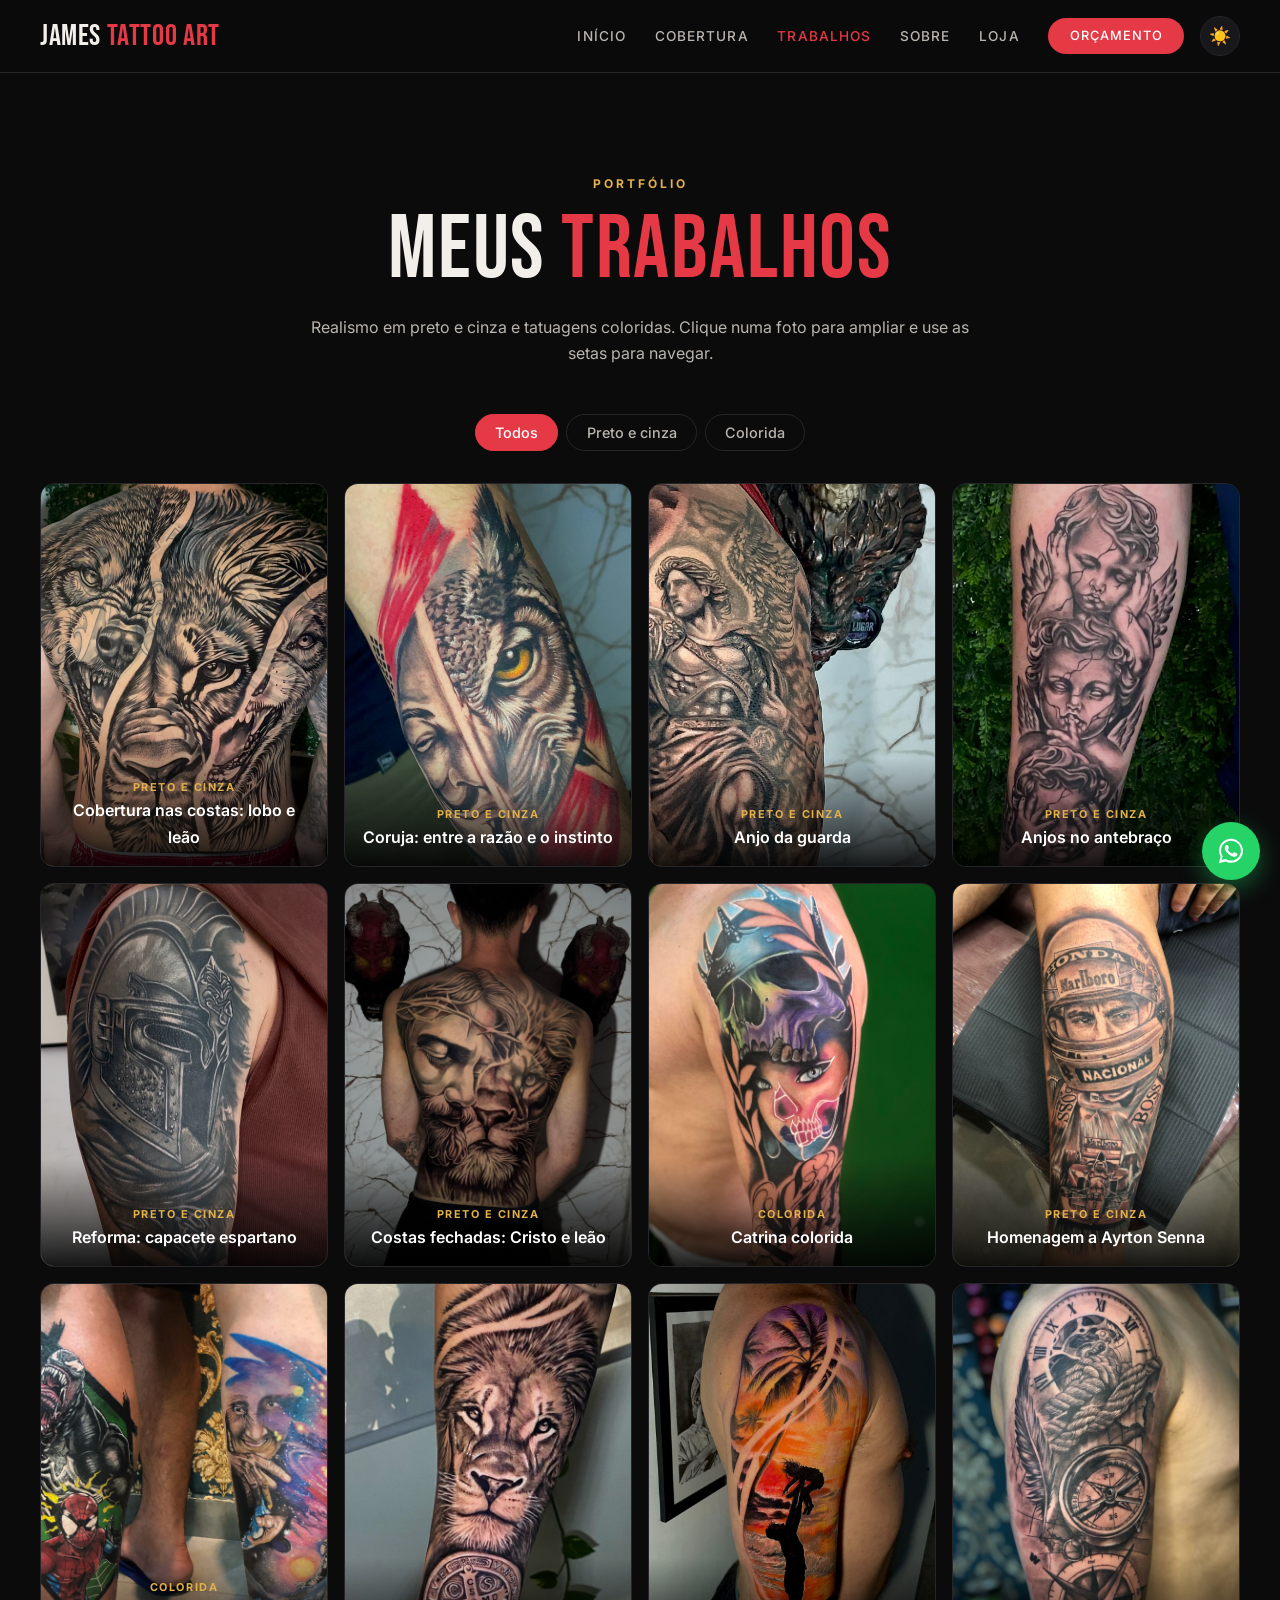
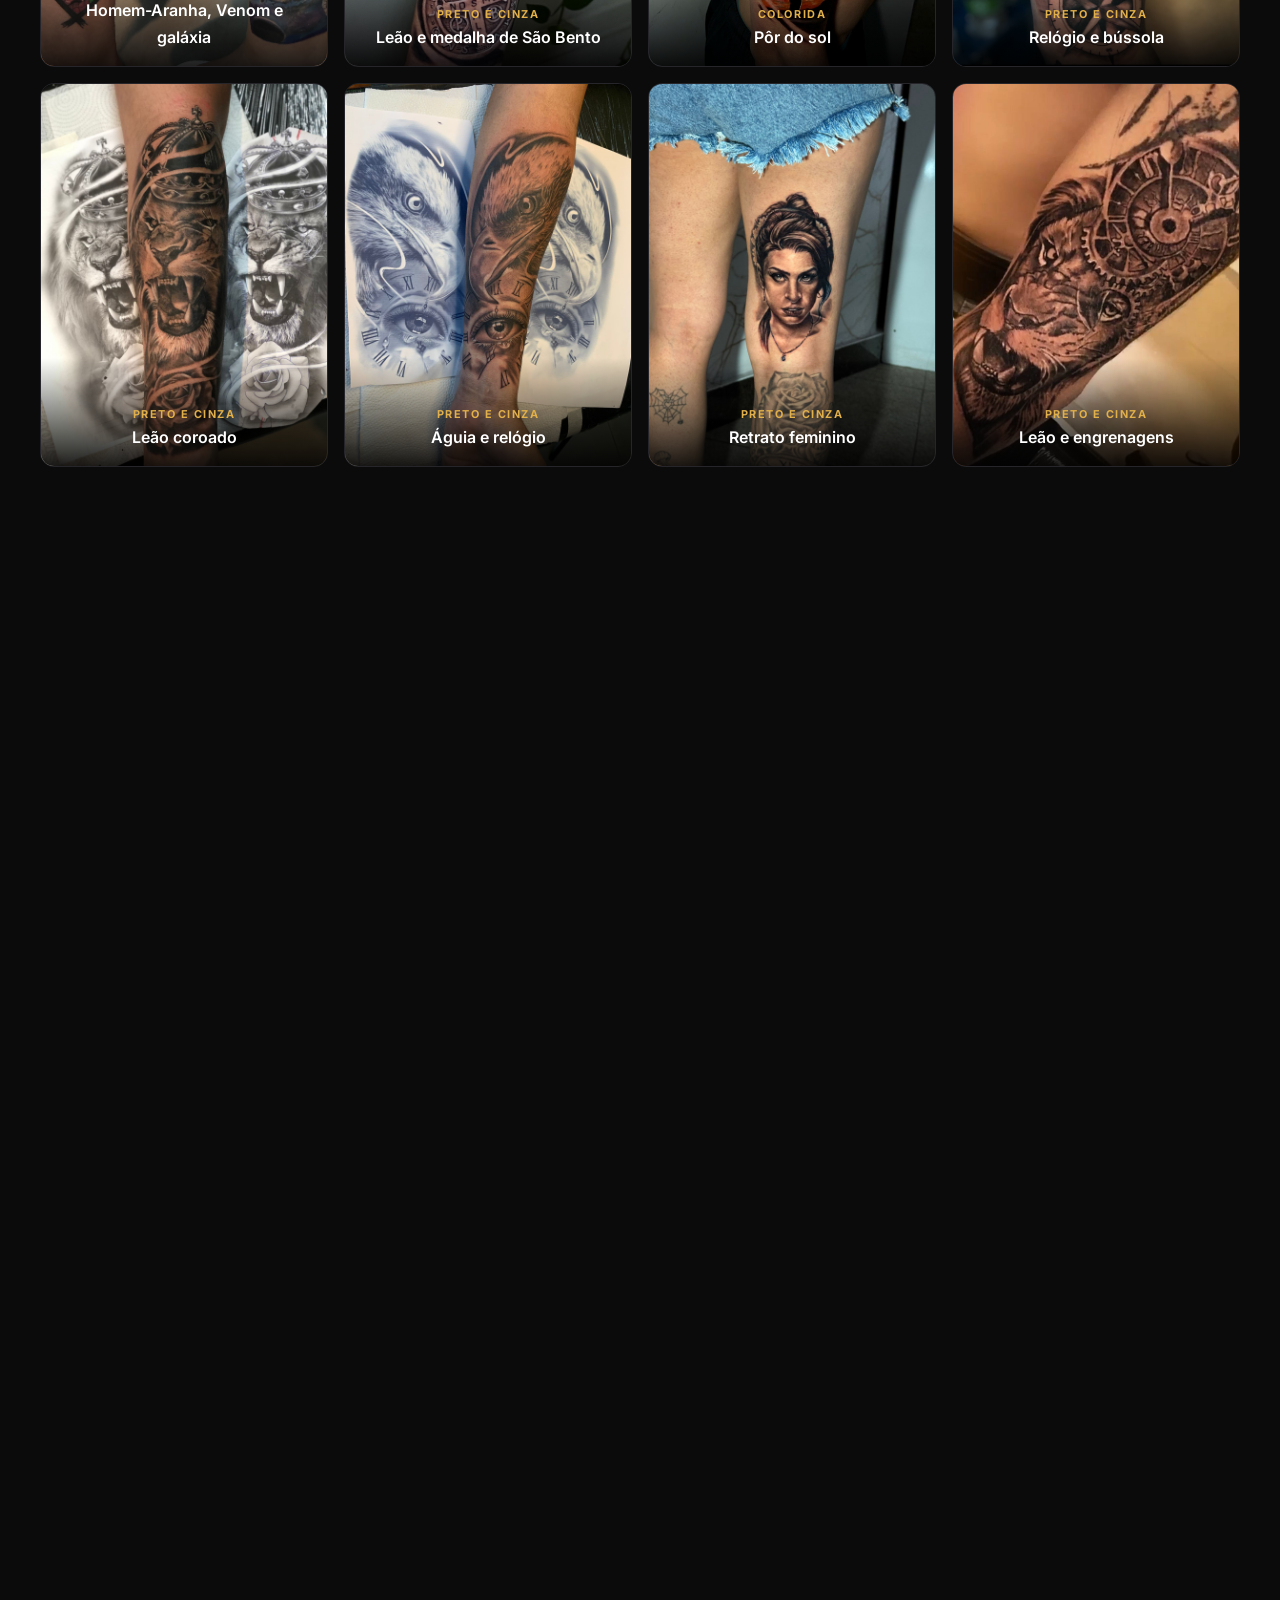
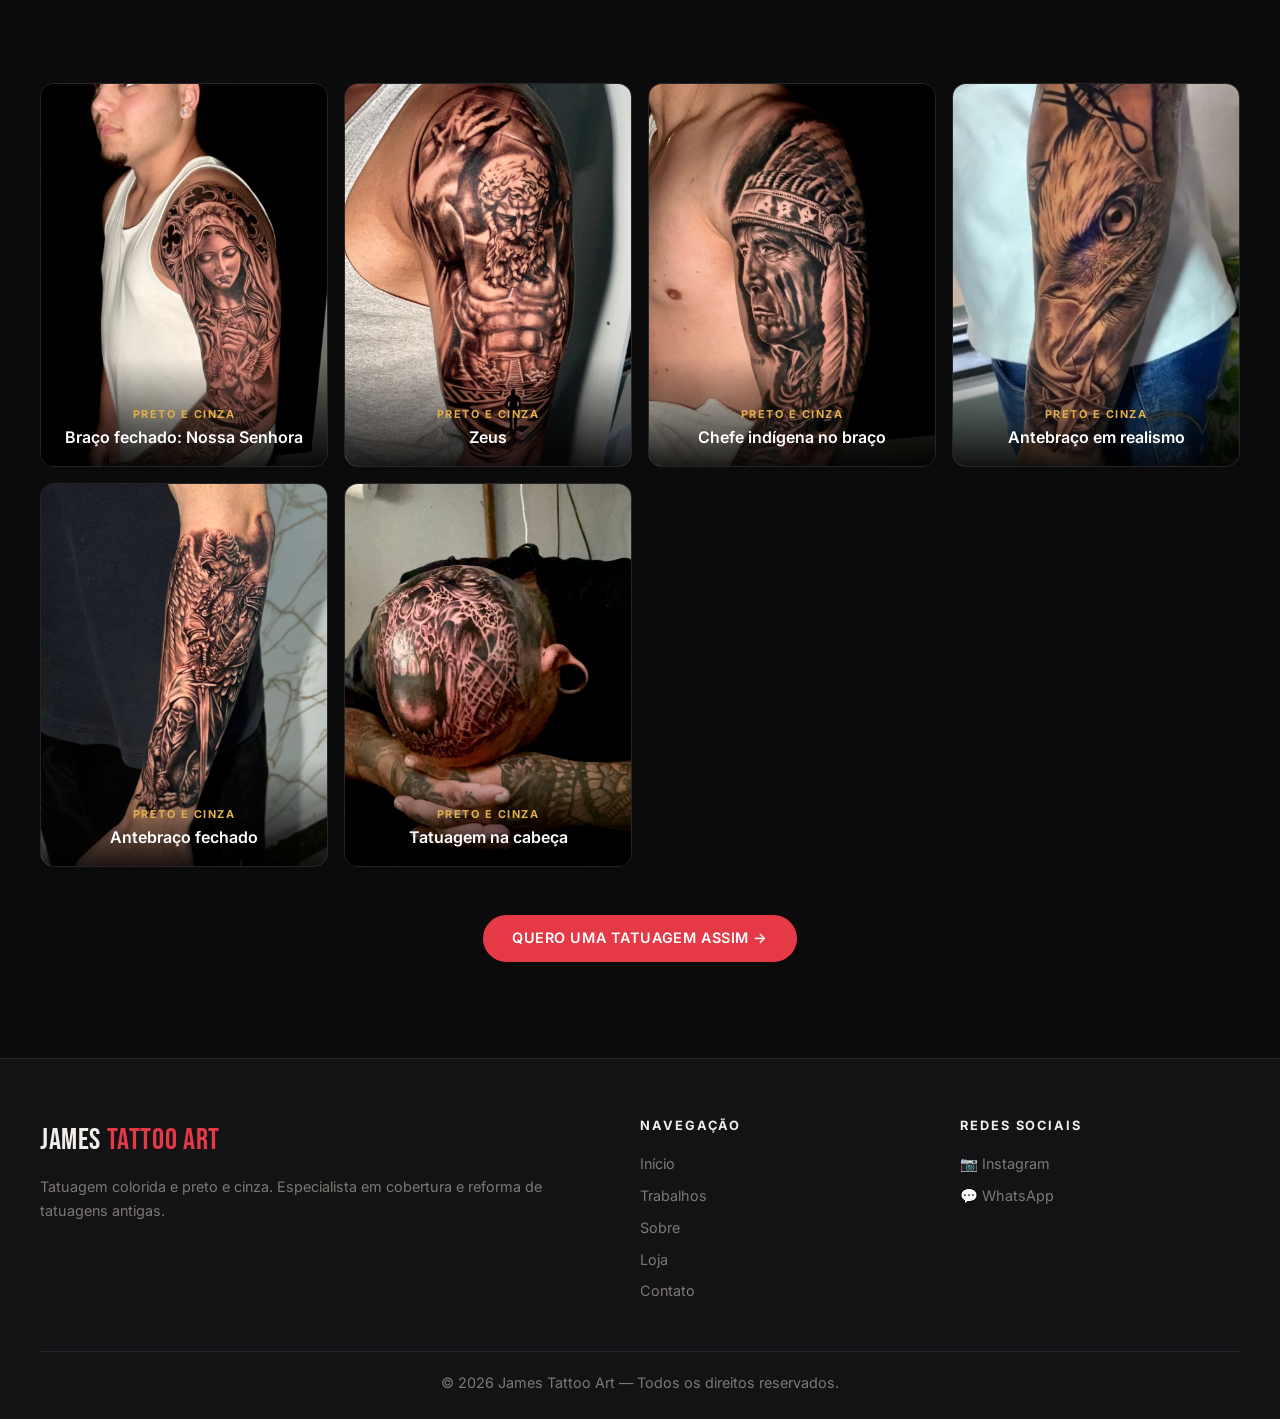
<file: trabalhos.html>
<!DOCTYPE html>
<html lang="pt-BR" data-theme="dark">
<head>
  <meta charset="UTF-8">
  <meta name="viewport" content="width=device-width, initial-scale=1.0">
  <title>Trabalhos | James Tattoo Art</title>
  <meta name="description" content="Portfólio do James Tattoo Art: realismo preto e cinza, tatuagens coloridas, coberturas e reformas.">
  <link rel="preconnect" href="https://fonts.googleapis.com">
  <link rel="preconnect" href="https://fonts.gstatic.com" crossorigin>
  <link href="https://fonts.googleapis.com/css2?family=Bebas+Neue&family=Inter:wght@400;500;600;700;800&display=swap" rel="stylesheet">
  <link rel="stylesheet" href="style.css">
</head>
<body>

<header class="header">
  <div class="container header__inner">
    <a href="index.html" class="logo">James <span>Tattoo Art</span></a>
    <nav class="nav">
      <a href="index.html">Início</a>
      <a href="index.html#cobertura">Cobertura</a>
      <a href="trabalhos.html" class="active">Trabalhos</a>
      <a href="sobre.html">Sobre</a>
      <a href="produtos.html">Loja</a>
      <a href="contato.html" class="btn btn-primary">Orçamento</a>
    </nav>
    <button class="theme-toggle" id="theme-toggle" aria-label="Alternar tema">☀️</button>
    <button class="mobile-menu-btn" aria-label="Abrir menu" aria-expanded="false">☰</button>
  </div>
</header>

<main class="section">
  <div class="container">
    <div class="section-header">
      <span class="section-tag">Portfólio</span>
      <h1>Meus <span class="highlight">trabalhos</span></h1>
      <p>Realismo em preto e cinza e tatuagens coloridas. Clique numa foto para ampliar e use as setas para navegar.</p>
    </div>

    <div class="filtros">
      <button class="filtro ativo" data-filtro="todos">Todos</button>
      <button class="filtro" data-filtro="pb">Preto e cinza</button>
      <button class="filtro" data-filtro="cor">Colorida</button>
    </div>

    <div class="galeria" id="galeria"></div>

    <div class="ver-mais">
      <a href="contato.html" class="btn btn-primary">Quero uma tatuagem assim →</a>
    </div>
  </div>
</main>

<footer class="footer">
  <div class="container">
    <div class="footer-content">
      <div>
        <a href="index.html" class="logo">James <span>Tattoo Art</span></a>
        <p>Tatuagem colorida e preto e cinza. Especialista em cobertura e reforma de tatuagens antigas.</p>
      </div>
      <div>
        <h4>Navegação</h4>
        <a href="index.html">Início</a>
        <a href="trabalhos.html">Trabalhos</a>
        <a href="sobre.html">Sobre</a>
        <a href="produtos.html">Loja</a>
        <a href="contato.html">Contato</a>
      </div>
      <div>
        <h4>Redes sociais</h4>
        <a href="#" data-insta>📷 Instagram</a>
        <a href="#" data-whats>💬 WhatsApp</a>
      </div>
    </div>
    <div class="footer-bottom">
      <p>© <span id="year"></span> James Tattoo Art — Todos os direitos reservados.</p>
    </div>
  </div>
</footer>

<a href="#" data-whats class="whats-float" aria-label="Falar no WhatsApp">
  <svg viewBox="0 0 32 32" aria-hidden="true"><path d="M16 3C9 3 3.3 8.6 3.3 15.6c0 2.2.6 4.4 1.7 6.3L3 29l7.3-1.9c1.8 1 3.8 1.5 5.8 1.5 7 0 12.7-5.6 12.7-12.6S23 3 16 3zm0 23.1c-1.9 0-3.7-.5-5.3-1.4l-.4-.2-4.3 1.1 1.2-4.2-.3-.4c-1-1.6-1.5-3.5-1.5-5.4 0-5.8 4.7-10.5 10.6-10.5s10.6 4.7 10.6 10.5S21.9 26.1 16 26.1zm5.8-7.9c-.3-.2-1.9-.9-2.2-1-.3-.1-.5-.2-.7.2-.2.3-.8 1-1 1.2-.2.2-.4.2-.7.1-.3-.2-1.3-.5-2.6-1.6-1-.9-1.6-1.9-1.8-2.2-.2-.3 0-.5.1-.7l.5-.6c.2-.2.2-.3.3-.5.1-.2 0-.4 0-.6l-1-2.4c-.3-.6-.5-.5-.7-.5h-.6c-.2 0-.6.1-.9.4-.3.3-1.2 1.1-1.2 2.8s1.2 3.2 1.4 3.5c.2.2 2.4 3.6 5.7 5 .8.3 1.4.5 1.9.7.8.2 1.5.2 2.1.1.6-.1 1.9-.8 2.2-1.5.3-.7.3-1.4.2-1.5-.1-.2-.3-.3-.7-.4z"/></svg>
</a>

<script src="script.js"></script>
</body>
</html>
</file>
<file: style.css>
/* ==================== CORES (TEMA ESCURO PADRÃO) ==================== */
:root {
  --bg: #0b0b0c;
  --bg-2: #131315;
  --card: #18181b;
  --border: #26262a;
  --text: #f2efea;
  --text-2: #b9b4ad;
  --muted: #7d7872;
  --accent: #e63946;
  --accent-hover: #c92a37;
  --accent-soft: rgba(230, 57, 70, 0.12);
  --gold: #e2b04a;
  --header: rgba(11, 11, 12, 0.85);
  --radius: 14px;
  --shadow: 0 20px 50px rgba(0, 0, 0, 0.35);
}

[data-theme="light"] {
  --bg: #f6f4f1;
  --bg-2: #ece8e2;
  --card: #ffffff;
  --border: #dcd6ce;
  --text: #17171a;
  --text-2: #45413c;
  --muted: #6f6a63;
  --accent: #c8102e;
  --accent-hover: #a50d26;
  --accent-soft: rgba(200, 16, 46, 0.08);
  --gold: #a87411;
  --header: rgba(246, 244, 241, 0.9);
  --shadow: 0 20px 40px rgba(0, 0, 0, 0.08);
}

/* ==================== BASE ==================== */
* { margin: 0; padding: 0; box-sizing: border-box; }
html { scroll-behavior: smooth; scroll-padding-top: 80px; }
body {
  font-family: "Inter", system-ui, -apple-system, sans-serif;
  background: var(--bg);
  color: var(--text);
  line-height: 1.65;
  overflow-x: hidden;
  transition: background-color .3s, color .3s;
}
img { max-width: 100%; display: block; }
a { color: inherit; }

.container { width: min(1200px, 100% - 32px); margin-inline: auto; }
.container--narrow { width: min(780px, 100% - 32px); }

h1, h2, .logo { font-family: "Bebas Neue", "Inter", sans-serif; font-weight: 400; letter-spacing: .02em; }
h1 { font-size: clamp(2.8rem, 7vw, 5.6rem); line-height: .98; margin-bottom: 1.2rem; }
h2 { font-size: clamp(2.2rem, 4.5vw, 3.4rem); line-height: 1.05; margin-bottom: 1rem; }
h3 { font-size: 1.1rem; margin-bottom: .5rem; }
.highlight { color: var(--accent); }

.section { padding: 96px 0; }
.section--alt { background: var(--bg-2); border-block: 1px solid var(--border); }
.section-tag {
  display: inline-block; color: var(--gold); font-size: .75rem; font-weight: 700;
  text-transform: uppercase; letter-spacing: .25em; margin-bottom: .8rem;
}
.section-header { text-align: center; max-width: 680px; margin: 0 auto 3rem; }
.section-header p { color: var(--text-2); }

/* ==================== BOTÕES ==================== */
.btn {
  display: inline-flex; align-items: center; justify-content: center; gap: .5rem;
  padding: .9rem 1.7rem; border-radius: 999px; font: 600 .9rem/1 "Inter", sans-serif;
  letter-spacing: .04em; text-transform: uppercase; text-decoration: none;
  border: 2px solid transparent; cursor: pointer; transition: transform .2s, background .2s, color .2s;
}
.btn:hover { transform: translateY(-2px); }
.btn-primary { background: var(--accent); color: #fff; }
.btn-primary:hover { background: var(--accent-hover); }
.btn-secondary { background: transparent; color: var(--text); border-color: var(--text); }
.btn-secondary:hover { background: var(--text); color: var(--bg); }
.btn-full { width: 100%; }

/* ==================== HEADER ==================== */
.header {
  position: sticky; top: 0; z-index: 50;
  background: var(--header); backdrop-filter: blur(12px);
  border-bottom: 1px solid var(--border);
}
.header__inner { display: flex; align-items: center; gap: 1rem; height: 72px; }
.logo { font-size: 1.9rem; text-decoration: none; color: var(--text); margin-right: auto; }
.logo span { color: var(--accent); }
.nav { display: flex; align-items: center; gap: 1.8rem; }
.nav a {
  text-decoration: none; color: var(--text-2); font-size: .85rem; font-weight: 500;
  text-transform: uppercase; letter-spacing: .08em; transition: color .2s;
}
.nav a:hover, .nav a.active { color: var(--accent); }
.nav .btn { color: #fff; padding: .6rem 1.2rem; font-size: .8rem; }
.nav .btn:hover { color: #fff; }
.theme-toggle, .mobile-menu-btn {
  width: 40px; height: 40px; border-radius: 50%; border: 1px solid var(--border);
  background: var(--card); color: var(--text); cursor: pointer; font-size: 1.1rem;
  display: grid; place-items: center; transition: border-color .2s, transform .2s;
}
.theme-toggle:hover { border-color: var(--accent); transform: scale(1.08); }
.mobile-menu-btn { display: none; }

/* ==================== HERO ==================== */
.hero { position: relative; min-height: min(calc(100vh - 72px), 820px); display: flex; align-items: center; overflow: hidden; padding: 60px 0; }
.hero__bg {
  position: absolute; inset: 0; background-size: cover; background-position: center 30%;
  filter: grayscale(.2) brightness(.35);
}
[data-theme="light"] .hero__bg { filter: grayscale(.2) brightness(.45); }
.hero__overlay {
  position: absolute; inset: 0;
  background: linear-gradient(90deg, rgba(0,0,0,.85) 0%, rgba(0,0,0,.4) 60%, rgba(0,0,0,.2) 100%);
}
.hero__content { position: relative; max-width: 720px; color: #f2efea; }
.hero__content p { color: #d4cfc8; font-size: 1.15rem; max-width: 580px; margin-bottom: 2rem; }
.hero__content p strong { color: #fff; }
.hero-buttons { display: flex; gap: 1rem; flex-wrap: wrap; }
.hero .btn-secondary { color: #fff; border-color: #fff; }
.hero .btn-secondary:hover { background: #fff; color: #111; }
.hero-stats { list-style: none; display: flex; flex-wrap: wrap; gap: 2.5rem; margin-top: 3.5rem; }
.hero-stats strong { display: block; font: 400 2.6rem/1 "Bebas Neue", sans-serif; color: #e2b04a; }
.hero-stats span { font-size: .8rem; color: #b9b4ad; text-transform: uppercase; letter-spacing: .1em; }

/* ==================== ESPECIALIDADES ==================== */
.servicos-grid { display: grid; grid-template-columns: repeat(auto-fit, minmax(250px, 1fr)); gap: 1.2rem; }
.servico {
  position: relative; background: var(--card); border: 1px solid var(--border);
  border-radius: var(--radius); padding: 2rem; transition: transform .3s, border-color .3s;
}
.servico:hover { transform: translateY(-6px); border-color: var(--accent); }
.servico p { color: var(--text-2); font-size: .95rem; }
.servico__num { font: 400 2.6rem/1 "Bebas Neue", sans-serif; color: var(--accent); margin-bottom: .8rem; }
.servico--destaque { background: linear-gradient(160deg, var(--accent-soft), var(--card) 65%); border-color: var(--accent); }
.selo {
  position: absolute; top: 1.2rem; right: 1.2rem; background: var(--gold); color: #111;
  font-size: .65rem; font-weight: 800; letter-spacing: .12em; text-transform: uppercase;
  padding: .25rem .6rem; border-radius: 999px;
}
[data-theme="light"] .selo { color: #fff; }

/* ==================== COBERTURA ==================== */
.split { display: grid; grid-template-columns: 1fr 1fr; gap: 4rem; align-items: center; }
.split--top { align-items: start; }
.split p { color: var(--text-2); margin-bottom: 1rem; }
.checks { list-style: none; margin: 1.5rem 0 2rem; }
.checks li { position: relative; padding-left: 2rem; margin-bottom: .75rem; }
.checks li::before { content: "✓"; position: absolute; left: 0; color: var(--accent); font-weight: 800; }

/* Pares antes / depois */
#antes-depois { display: grid; gap: 1.5rem; }
.par { background: var(--card); border: 1px solid var(--border); border-radius: var(--radius); padding: .6rem; box-shadow: var(--shadow); }
.par__fotos { display: grid; grid-template-columns: 1fr 1fr; gap: .6rem; }
.par__foto { position: relative; aspect-ratio: 1; border-radius: 10px; overflow: hidden; }
.par__foto img { width: 100%; height: 100%; object-fit: cover; }
.par figcaption { padding: .8rem .4rem .3rem; font-weight: 600; font-size: .95rem; }
.ad-label {
  position: absolute; top: .7rem; left: .7rem; font-size: .68rem; font-weight: 700;
  text-transform: uppercase; letter-spacing: .15em; background: rgba(0,0,0,.7); color: #fff; padding: .3rem .7rem; border-radius: 999px;
}
.ad-label--depois { background: var(--accent); }

.cobertura-cta {
  border: 2px dashed var(--border); border-radius: var(--radius); padding: 2.5rem; text-align: center;
  background: var(--card);
}
.cobertura-cta__icone { font-size: 3rem; margin-bottom: 1rem; }
.cobertura-cta h3 { font-size: 1.3rem; }
.cobertura-cta p { margin-bottom: 1.5rem; }

/* ==================== GALERIA ==================== */
.filtros { display: flex; flex-wrap: wrap; justify-content: center; gap: .5rem; margin-bottom: 2rem; }
.filtro {
  background: transparent; color: var(--text-2); border: 1px solid var(--border); border-radius: 999px;
  padding: .55rem 1.2rem; font: 500 .9rem "Inter", sans-serif; cursor: pointer; transition: .2s;
}
.filtro:hover { border-color: var(--text); color: var(--text); }
.filtro.ativo { background: var(--accent); border-color: var(--accent); color: #fff; }

.galeria { display: grid; grid-template-columns: repeat(auto-fill, minmax(260px, 1fr)); gap: 1rem; }
.galeria-item {
  position: relative; aspect-ratio: 3/4; border-radius: var(--radius); overflow: hidden; cursor: zoom-in;
  border: 1px solid var(--border); background: var(--card); padding: 0; display: block; width: 100%; font: inherit; color: inherit;
}
.galeria-item img { width: 100%; height: 100%; object-fit: cover; transition: transform .6s ease; }
.galeria-item:hover img { transform: scale(1.07); }
.galeria-item .legenda {
  position: absolute; inset: auto 0 0; padding: 3rem 1rem 1rem;
  background: linear-gradient(transparent, rgba(0,0,0,.88)); color: #fff; font-weight: 600;
}
.galeria-item small { display: block; color: #e2b04a; font-size: .68rem; letter-spacing: .14em; text-transform: uppercase; font-weight: 700; }
.galeria-item.oculto { display: none; }
.ver-mais { text-align: center; margin-top: 3rem; }

/* Lightbox */
.lightbox {
  position: fixed; inset: 0; z-index: 100; background: rgba(0,0,0,.92); display: none;
  align-items: center; justify-content: center; padding: 70px 16px;
}
.lightbox.aberto { display: flex; }
.lightbox img { max-height: 100%; max-width: 100%; border-radius: 8px; object-fit: contain; }
.lightbox p { position: absolute; bottom: 20px; left: 0; right: 0; text-align: center; color: #fff; }
.lb-btn {
  position: absolute; background: rgba(255,255,255,.12); color: #fff; border: 0; width: 48px; height: 48px;
  border-radius: 50%; font-size: 1.5rem; cursor: pointer; transition: background .2s;
}
.lb-btn:hover { background: var(--accent); }
.lb-fechar { top: 16px; right: 16px; }
.lb-ant { left: 16px; top: 50%; transform: translateY(-50%); }
.lb-prox { right: 16px; top: 50%; transform: translateY(-50%); }

/* ==================== PROCESSO ==================== */
.passos { list-style: none; display: grid; grid-template-columns: repeat(auto-fit, minmax(220px, 1fr)); gap: 1.5rem; }
.passos li { border-top: 2px solid var(--accent); padding-top: 1.4rem; }
.passos span { font: 400 3rem/1 "Bebas Neue", sans-serif; color: var(--gold); }
.passos p { color: var(--text-2); font-size: .95rem; }

/* ==================== SOBRE ==================== */
.sobre-imagem { position: relative; }
.sobre-imagem img { width: 100%; aspect-ratio: 4/5; object-fit: cover; border-radius: var(--radius); box-shadow: var(--shadow); }
.experiencia-badge {
  position: absolute; bottom: 20px; left: 20px; background: var(--accent); color: #fff;
  padding: .7rem 1.1rem; border-radius: 10px; font-weight: 700; font-size: .9rem;
}
.citacao {
  font-size: 1.2rem; font-style: italic; color: var(--text) !important;
  border-left: 3px solid var(--accent); padding-left: 1.2rem; margin: 1.5rem 0 !important;
}
.estilos { display: flex; flex-wrap: wrap; gap: .6rem; margin-top: 1.5rem; }
.estilo-tag {
  background: var(--accent-soft); color: var(--accent); border: 1px solid var(--accent);
  padding: .35rem 1rem; border-radius: 999px; font-size: .85rem; font-weight: 500;
}
.diferenciais-grid { display: grid; grid-template-columns: repeat(auto-fit, minmax(220px, 1fr)); gap: 1.2rem; margin-top: 3rem; }
.diferencial { background: var(--card); border: 1px solid var(--border); border-radius: var(--radius); padding: 1.8rem; }
.diferencial-icon { font-size: 2rem; margin-bottom: .8rem; }
.diferencial p { color: var(--text-2); font-size: .92rem; }

/* ==================== FAQ ==================== */
details { border-bottom: 1px solid var(--border); padding: 1.2rem 0; }
summary {
  cursor: pointer; list-style: none; display: flex; justify-content: space-between; gap: 1rem;
  font-weight: 600; font-size: 1.05rem;
}
summary::-webkit-details-marker { display: none; }
summary::after { content: "+"; color: var(--accent); font-size: 1.6rem; line-height: 1; transition: transform .3s; }
details[open] summary::after { transform: rotate(45deg); }
details p { color: var(--text-2); margin-top: .8rem; }

/* ==================== CONTATO ==================== */
.contato-lista { list-style: none; margin-top: 1.5rem; }
.contato-lista li { display: flex; gap: 1rem; align-items: flex-start; padding: 1rem 0; border-bottom: 1px solid var(--border); }
.contato-icone { font-size: 1.4rem; width: 32px; }
.contato-lista strong { display: block; font-size: .72rem; text-transform: uppercase; letter-spacing: .15em; color: var(--muted); }
.contato-lista a, .contato-lista span { color: var(--text); text-decoration: none; }
.contato-lista a:hover { color: var(--accent); }
.horario { margin-top: 1.5rem; background: var(--card); border: 1px solid var(--border); border-radius: var(--radius); padding: 1.4rem; }
.horario h3 { color: var(--accent); }
.horario ul { list-style: none; }
.horario li { display: flex; justify-content: space-between; padding: .45rem 0; border-bottom: 1px solid var(--border); color: var(--text-2); }
.horario li:last-child { border: 0; }

.contato-form { background: var(--card); border: 1px solid var(--border); border-radius: var(--radius); padding: 2rem; }
.contato-form form { display: grid; gap: 1rem; }
.contato-form label { display: grid; gap: .35rem; font-size: .82rem; color: var(--text-2); font-weight: 500; }
.contato-form input, .contato-form select, .contato-form textarea {
  width: 100%; background: var(--bg); border: 1px solid var(--border); color: var(--text);
  padding: .8rem 1rem; border-radius: 10px; font: 400 1rem "Inter", sans-serif;
}
.contato-form textarea { resize: vertical; }
.contato-form input:focus, .contato-form select:focus, .contato-form textarea:focus { outline: none; border-color: var(--accent); }
.form-nota { font-size: .78rem; color: var(--muted); text-align: center; }

.mapa { margin-top: 3rem; border-radius: var(--radius); overflow: hidden; border: 1px solid var(--border); }
.mapa iframe { display: block; width: 100%; height: 380px; border: 0; }

/* ==================== PRODUTOS ==================== */
.produtos-grid { display: grid; grid-template-columns: repeat(auto-fill, minmax(260px, 1fr)); gap: 1.2rem; }
.produto { background: var(--card); border: 1px solid var(--border); border-radius: var(--radius); overflow: hidden; display: flex; flex-direction: column; }
.produto__img { aspect-ratio: 1; background: linear-gradient(160deg, var(--bg-2), var(--card)); display: grid; place-items: center; font-size: 3.5rem; }
.produto__info { padding: 1.4rem; display: flex; flex-direction: column; gap: .5rem; flex: 1; }
.produto__info p { color: var(--text-2); font-size: .9rem; flex: 1; }
.preco { font: 400 1.8rem/1 "Bebas Neue", sans-serif; color: var(--accent); }

/* ==================== FOOTER ==================== */
.footer { background: var(--bg-2); border-top: 1px solid var(--border); padding: 56px 0 24px; }
.footer-content { display: grid; grid-template-columns: 2fr 1fr 1fr; gap: 2.5rem; margin-bottom: 2.5rem; }
.footer p, .footer a { color: var(--muted); font-size: .9rem; text-decoration: none; }
.footer a { display: block; margin-bottom: .5rem; transition: color .2s; }
.footer a:hover { color: var(--accent); }
.footer h4 { margin-bottom: 1rem; font-size: .8rem; text-transform: uppercase; letter-spacing: .15em; }
.footer .logo { display: inline-block; margin-bottom: .6rem; color: var(--text); font-size: 1.9rem; }
.footer-bottom { border-top: 1px solid var(--border); padding-top: 1.2rem; text-align: center; }

/* Botão flutuante do WhatsApp */
.whats-float {
  position: fixed; right: 20px; bottom: 20px; z-index: 60; width: 58px; height: 58px; border-radius: 50%;
  background: #25d366; color: #fff; display: grid; place-items: center; text-decoration: none;
  box-shadow: 0 8px 25px rgba(37, 211, 102, .4); transition: transform .2s;
}
.whats-float:hover { transform: scale(1.1); }
.whats-float svg { width: 30px; height: 30px; fill: currentColor; }

/* ==================== ANIMAÇÃO AO ROLAR ==================== */
.reveal { opacity: 0; transform: translateY(28px); transition: opacity .7s ease, transform .7s ease; }
.reveal.visivel { opacity: 1; transform: none; }
@media (prefers-reduced-motion: reduce) {
  html { scroll-behavior: auto; }
  .reveal { opacity: 1; transform: none; transition: none; }
}

/* ==================== RESPONSIVO ==================== */
@media (max-width: 900px) {
  .mobile-menu-btn { display: grid; }
  .nav {
    position: fixed; top: 72px; left: 0; right: 0; flex-direction: column; gap: 0;
    background: var(--bg); border-bottom: 1px solid var(--border);
    max-height: 0; overflow: hidden; transition: max-height .35s ease;
  }
  .nav.aberto { max-height: 520px; }
  .nav a { width: 100%; text-align: center; padding: 1rem; }
  .nav .btn { width: auto; margin: .5rem 0 1.2rem; padding: .8rem 1.6rem; }
  .split { grid-template-columns: 1fr; gap: 2.5rem; }
  .footer-content { grid-template-columns: 1fr; }
  .section { padding: 72px 0; }
}
@media (max-width: 520px) {
  .hero-buttons .btn { width: 100%; }
  .hero-stats { gap: 1.6rem; }
  .galeria { grid-template-columns: 1fr 1fr; gap: .6rem; }
  .galeria-item .legenda { padding: 2rem .6rem .6rem; font-size: .8rem; }
}
</file>
